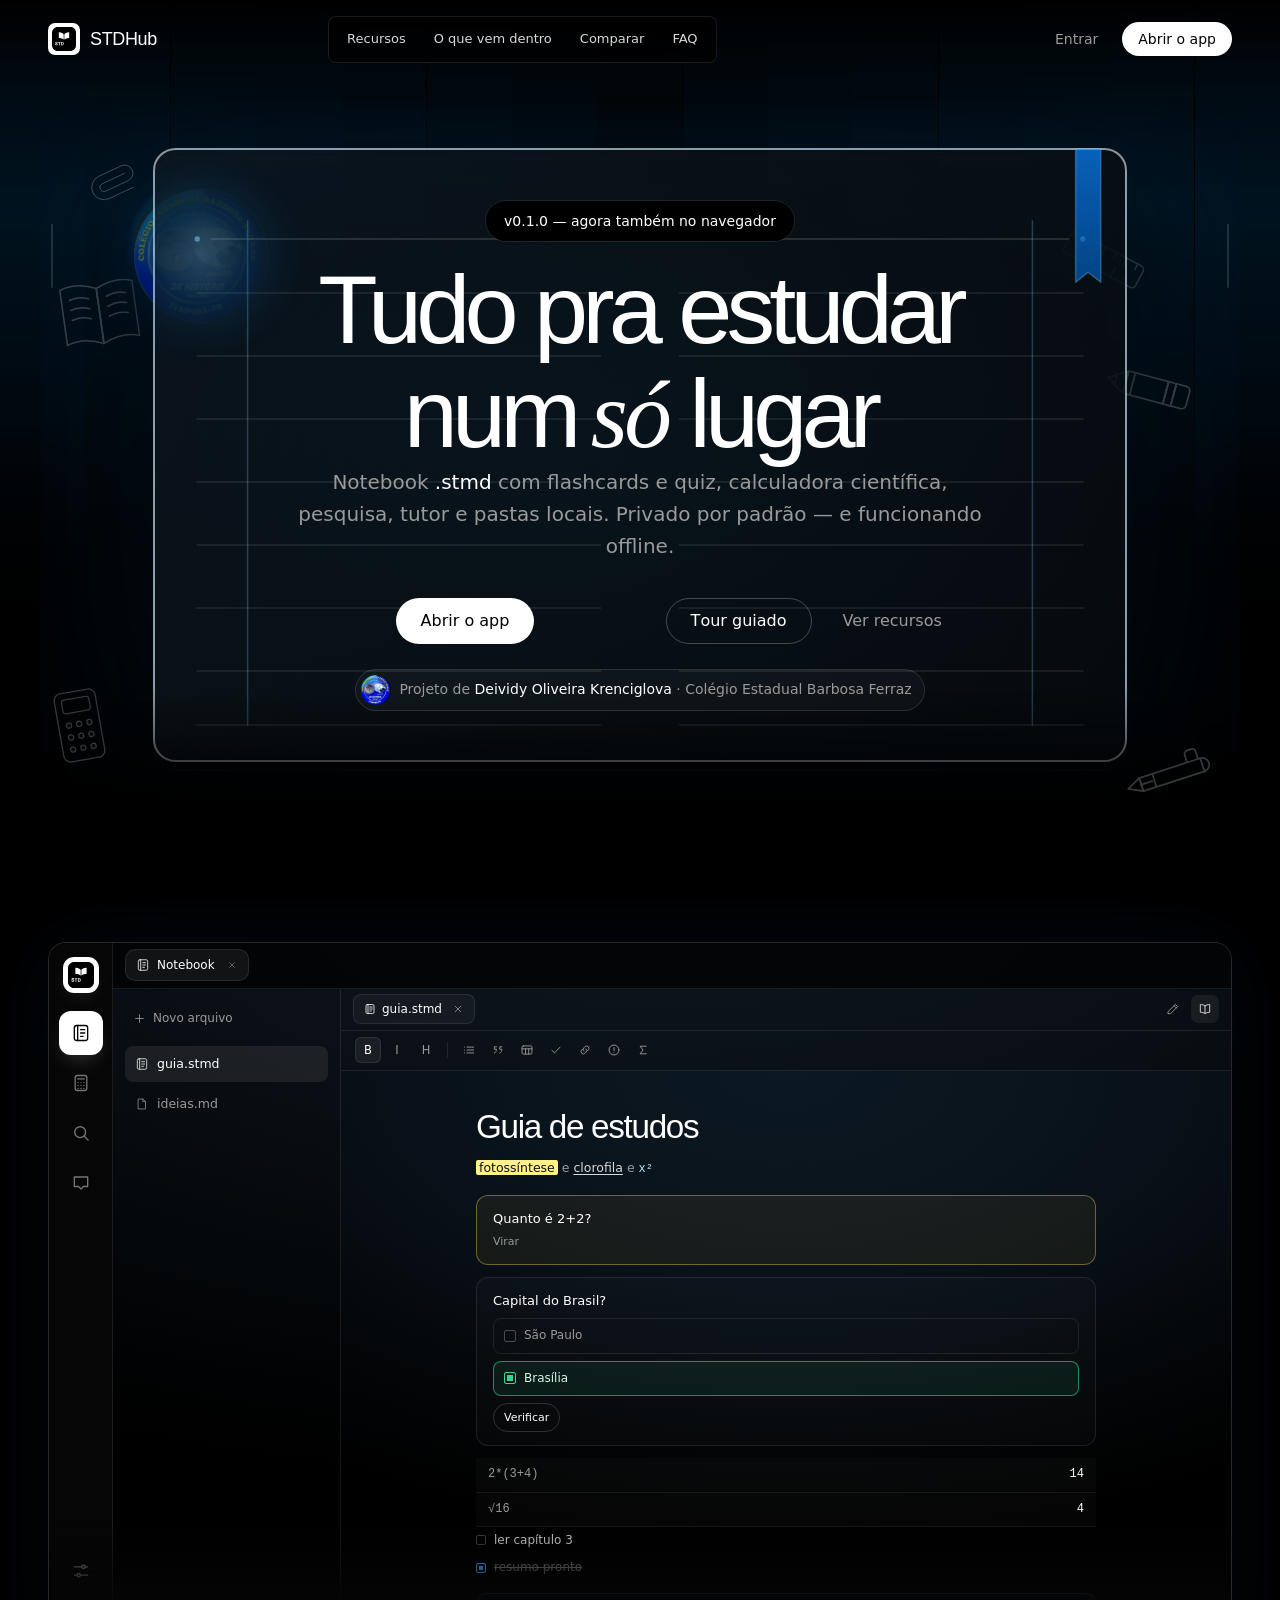
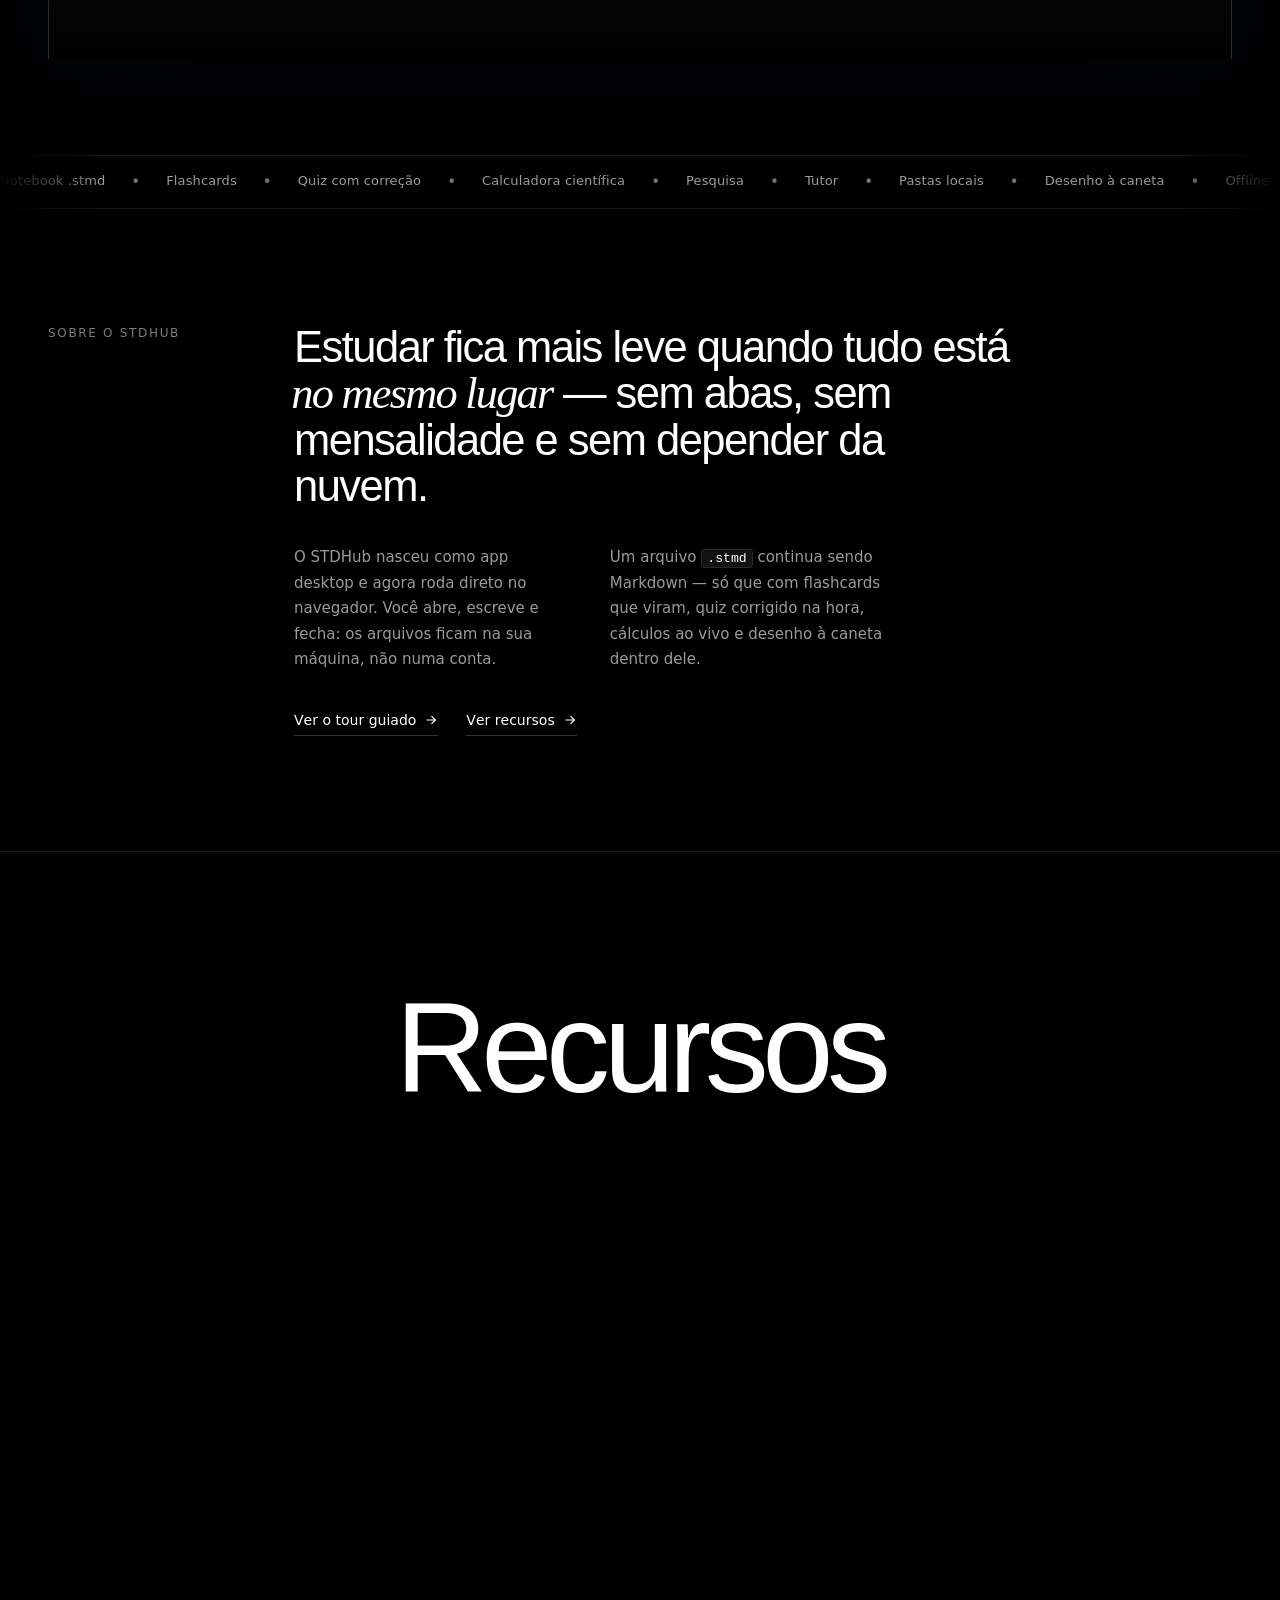
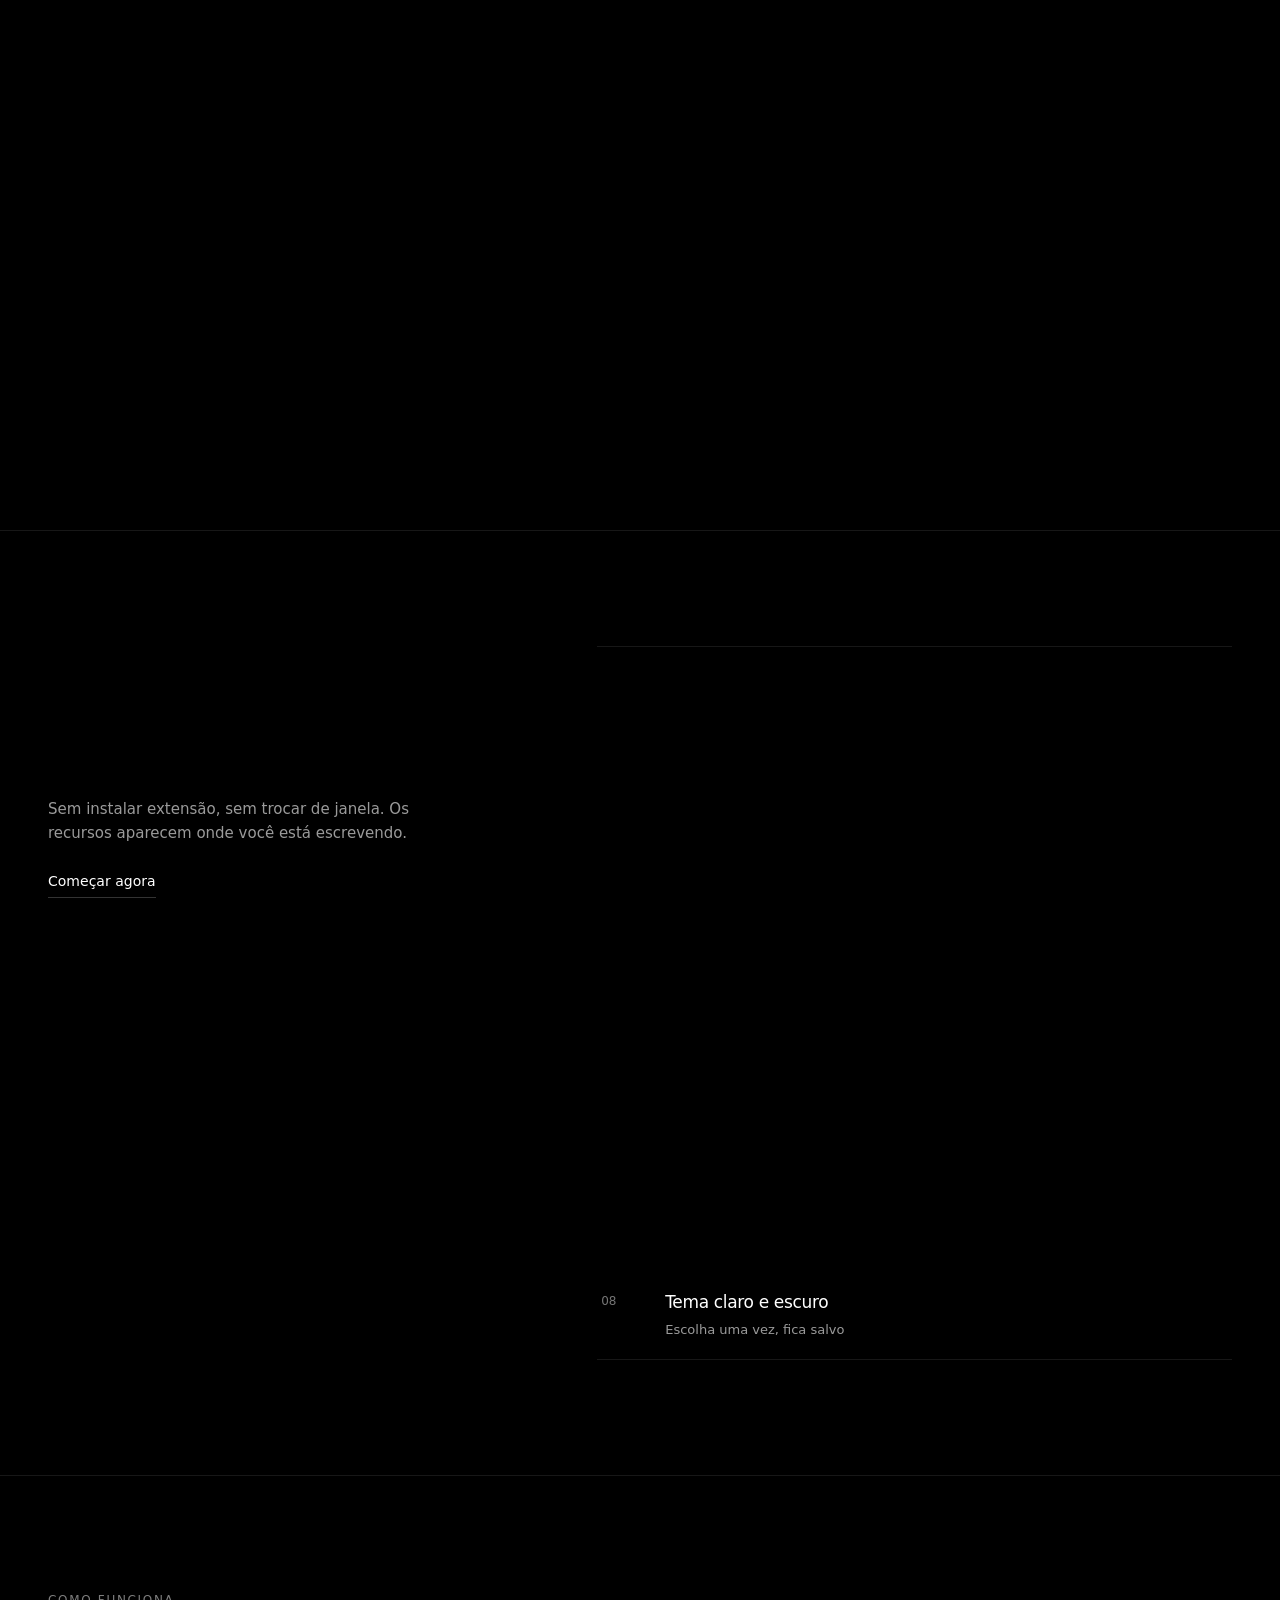
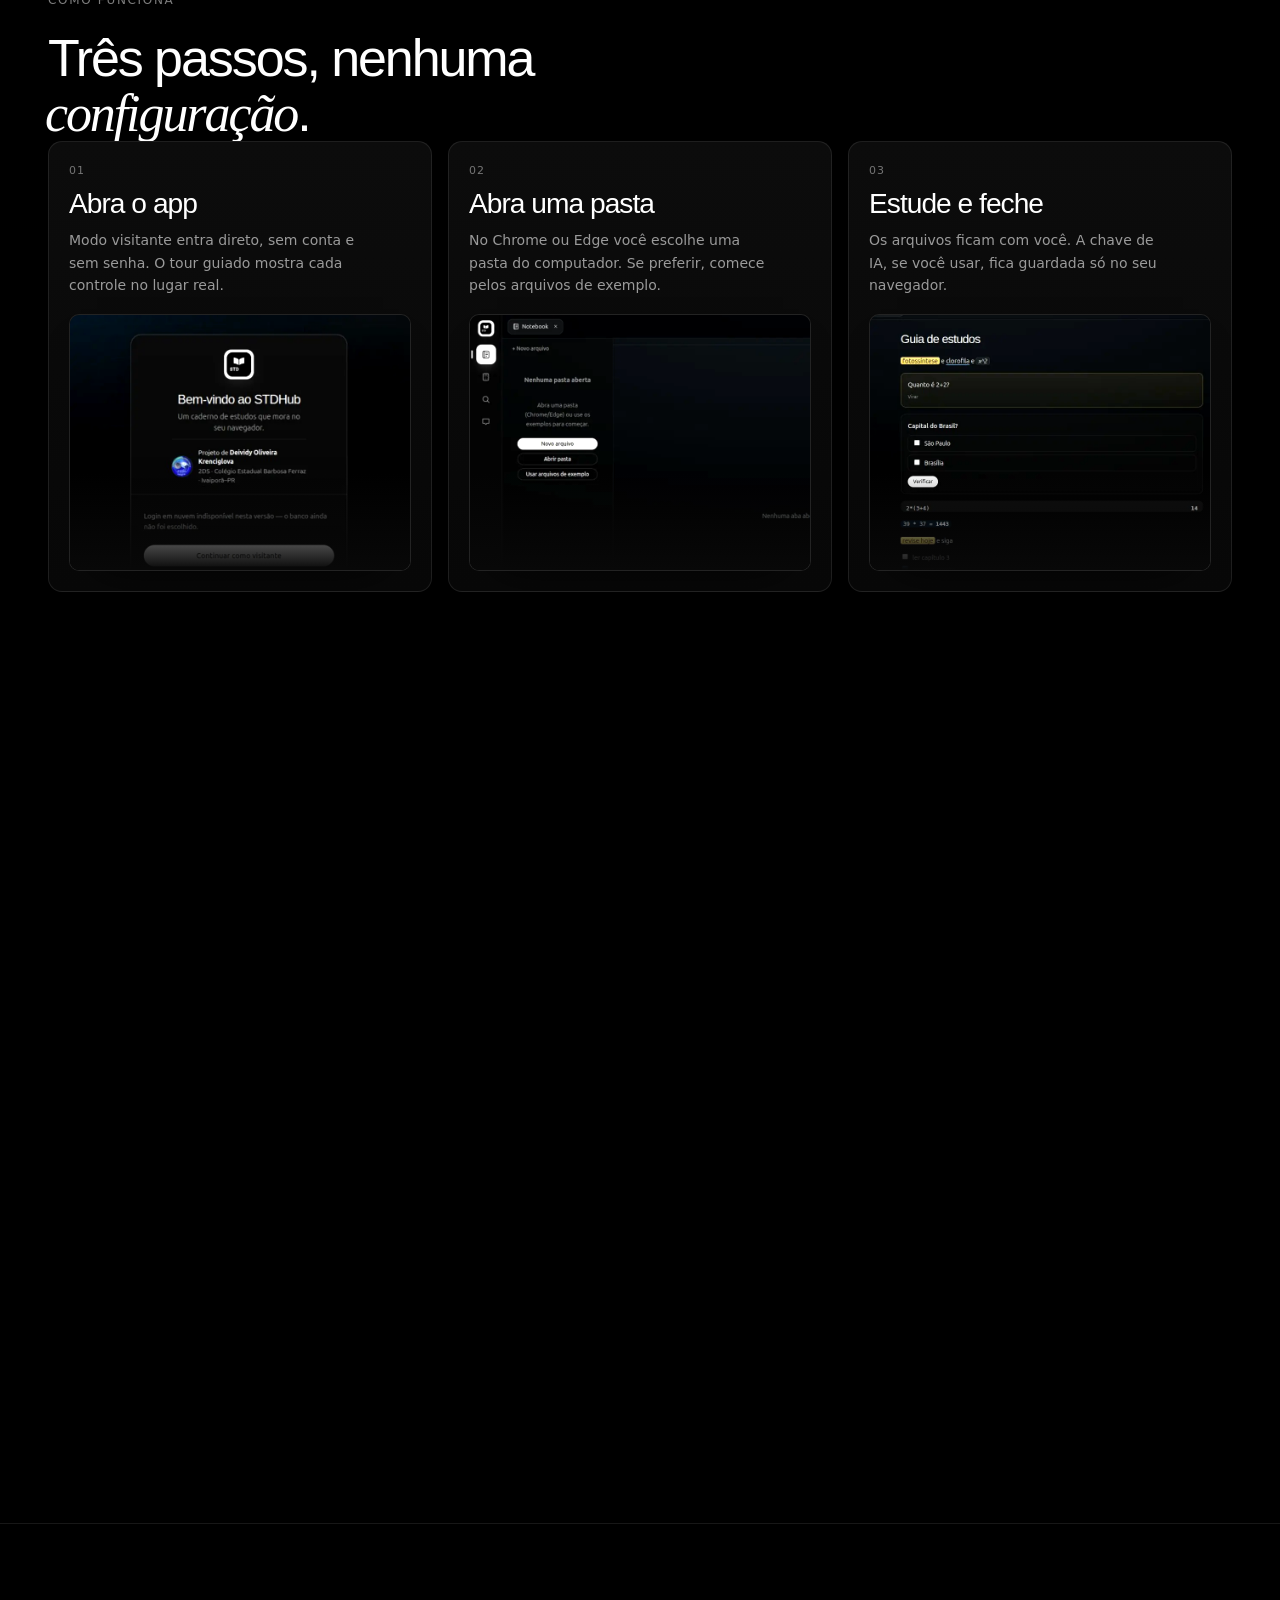
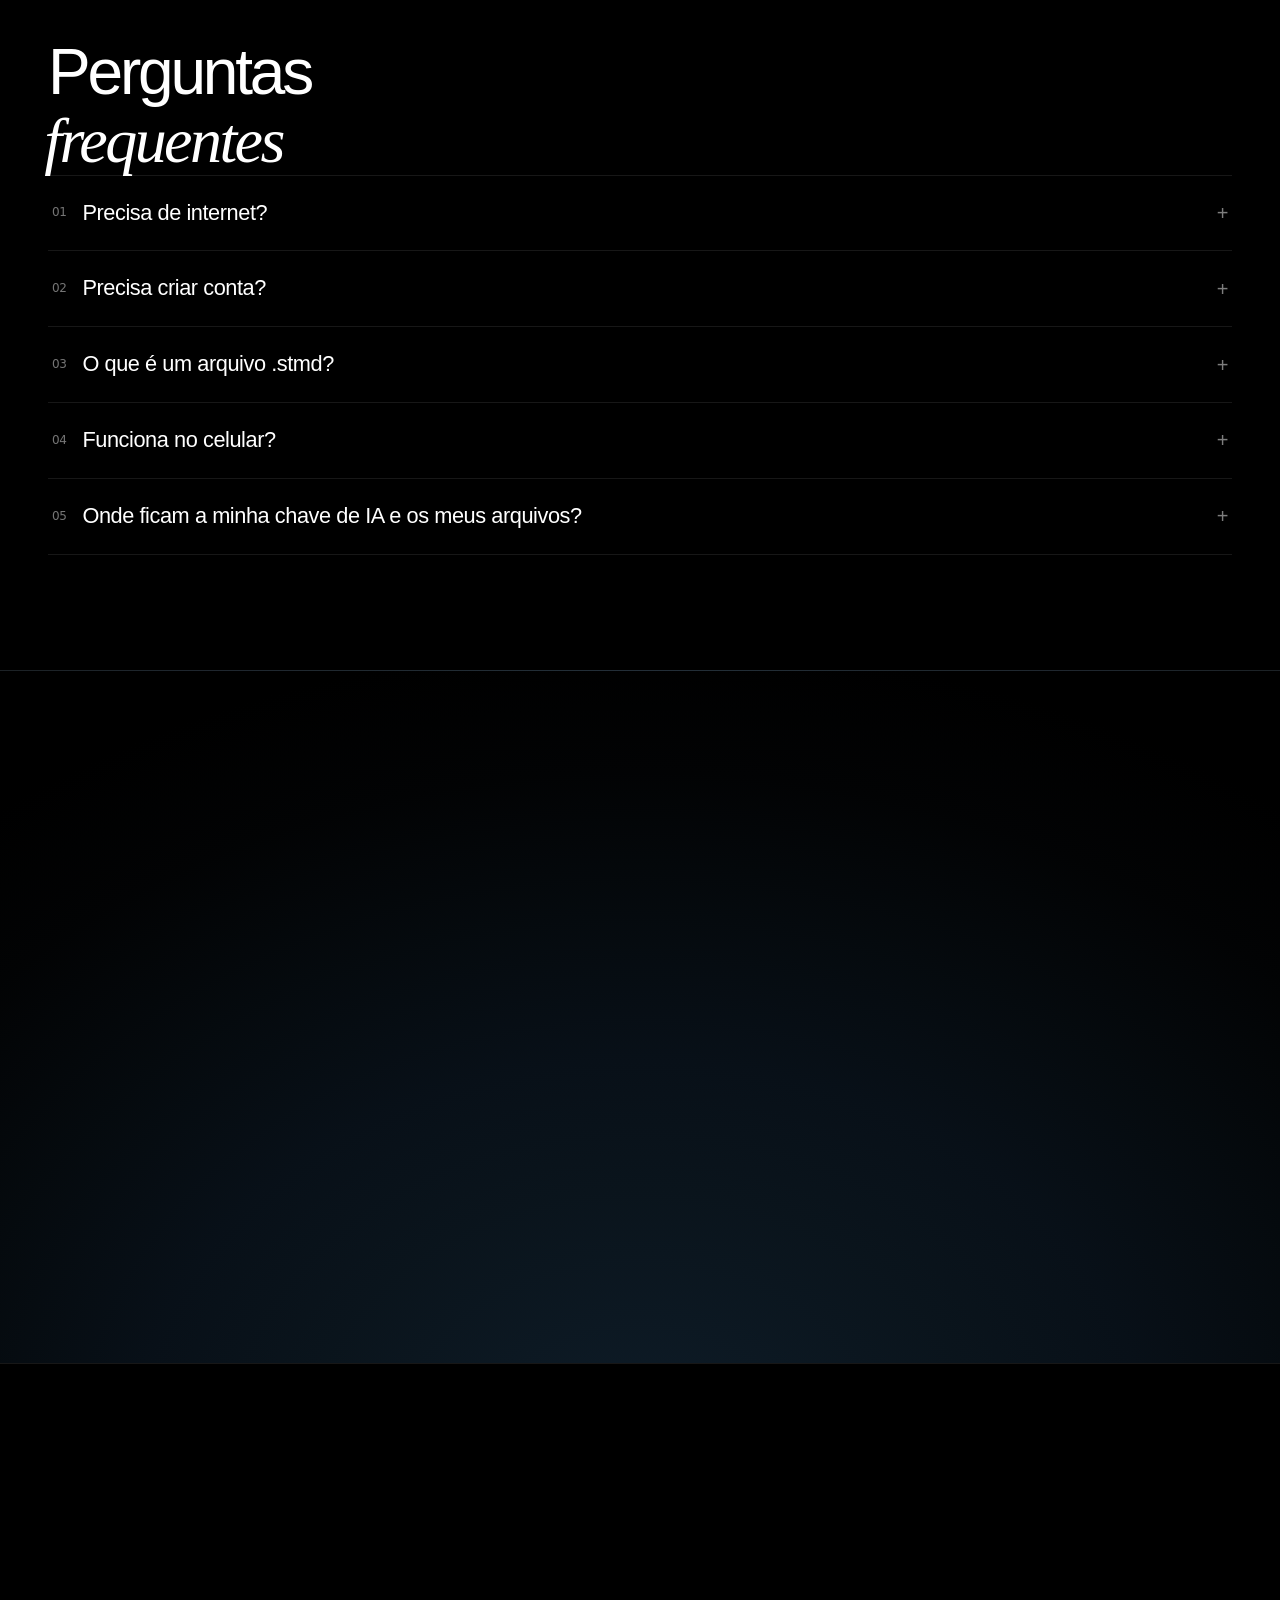
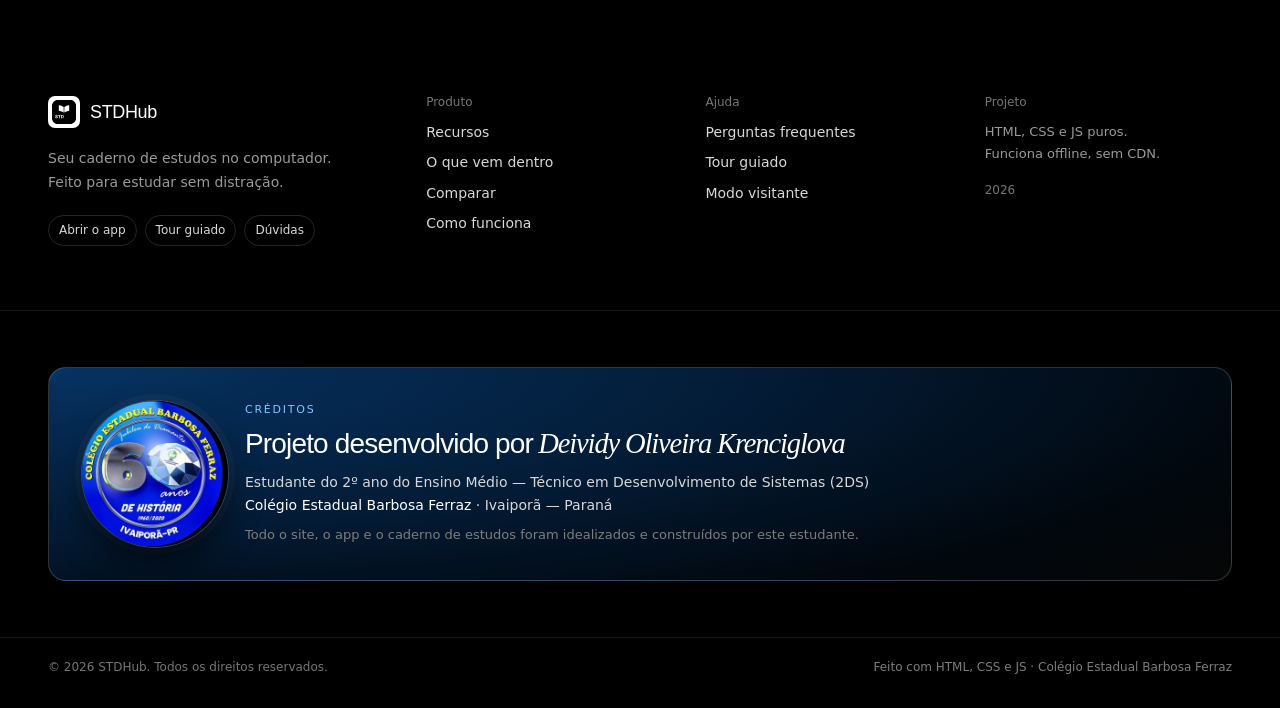
<file: index.html>
<!doctype html>
<html lang="pt-BR" data-theme="dark">
<head>
  <meta charset="UTF-8" />
  <meta name="viewport" content="width=device-width, initial-scale=1.0" />
  <meta name="color-scheme" content="dark light" />
  <meta name="description" content="STDHub — seu caderno de estudos no computador. Notebook .stmd com flashcards e quiz, calculadora, pesquisa, tutor e pastas locais. Privado por padrão, funciona offline." />
  <link rel="icon" type="image/svg+xml" href="assets/logo.svg" />
  <link rel="stylesheet" href="css/theme.css" />
  <link rel="stylesheet" href="css/landing.css?v=22" />
  <title>STDHub — tudo pra estudar num só lugar</title>
</head>
<body class="page-landing">

  <a class="skip" href="#recursos">Pular para o conteúdo</a>

  <!-- sprite de ícones da interface (mesmos traços do app) -->
  <svg class="ui-sprite" aria-hidden="true" focusable="false">
    <symbol id="ui-notebook" viewBox="0 0 24 24"><rect x="4" y="3" width="16" height="18" rx="2.6"/><path d="M8 3v18"/><path d="M11.5 8h5M11.5 12h5M11.5 16h3"/></symbol>
    <symbol id="ui-calculator" viewBox="0 0 24 24"><rect x="5" y="3" width="14" height="18" rx="2.6"/><path d="M8 7h8"/><path d="M8.5 11.5h.01M12 11.5h.01M15.5 11.5h.01M8.5 15h.01M12 15h.01M15.5 15h.01M8.5 18.5h.01M12 18.5h.01M15.5 18.5h.01"/></symbol>
    <symbol id="ui-search" viewBox="0 0 24 24"><circle cx="11" cy="11" r="6.5"/><path d="M15.8 15.8 20.5 20.5"/></symbol>
    <symbol id="ui-chat" viewBox="0 0 24 24"><path d="M20 4.8H4v11.4h5.2L12 19.4l2.8-3.2H20z"/></symbol>
    <symbol id="ui-sliders" viewBox="0 0 24 24"><path d="M4 7h8.5M17 7h3M4 17h3.5M11 17h9"/><circle cx="15" cy="7" r="2"/><circle cx="9.2" cy="17" r="2"/></symbol>
    <symbol id="ui-help" viewBox="0 0 24 24"><circle cx="12" cy="12" r="8.5"/><path d="M9.7 9.3a2.4 2.4 0 1 1 3.4 2.2c-.7.4-1.1.9-1.1 1.7"/><path d="M12 16.6h.01"/></symbol>
    <symbol id="ui-x" viewBox="0 0 24 24"><path d="M6.5 6.5 17.5 17.5M17.5 6.5 6.5 17.5"/></symbol>
    <symbol id="ui-file" viewBox="0 0 24 24"><path d="M6 3.5h7.6L18 8v12.5H6z"/><path d="M13.5 3.5V8H18"/></symbol>
    <symbol id="ui-plus" viewBox="0 0 24 24"><path d="M12 5v14M5 12h14"/></symbol>
    <symbol id="ui-pencil" viewBox="0 0 24 24"><path d="M4 20h3.9L20 7.9 16.1 4 4 16.1z"/><path d="m13.9 6.2 4 4"/></symbol>
    <symbol id="ui-book" viewBox="0 0 24 24"><path d="M12 6.6C10 5 7 4.3 4 4.3v13.2c3 0 6 .7 8 2.3 2-1.6 5-2.3 8-2.3V4.3c-3 0-6 .7-8 2.3Z"/><path d="M12 6.6v13.2"/></symbol>
    <symbol id="ui-list" viewBox="0 0 24 24"><path d="M8.5 7h11.5M8.5 12h11.5M8.5 17h11.5"/><path d="M4.2 7h.01M4.2 12h.01M4.2 17h.01"/></symbol>
    <symbol id="ui-quote" viewBox="0 0 24 24"><path d="M9.4 6.5H5.8v4.2h3.6c0 3-1 5-3.6 6.6"/><path d="M18.6 6.5h-3.6v4.2h3.6c0 3-1 5-3.6 6.6"/></symbol>
    <symbol id="ui-table" viewBox="0 0 24 24"><rect x="3.5" y="5" width="17" height="14" rx="2.2"/><path d="M3.5 10h17M9.5 10v9M15 10v9"/></symbol>
    <symbol id="ui-check" viewBox="0 0 24 24"><path d="M5 12.5 9.6 17 19 7"/></symbol>
    <symbol id="ui-link" viewBox="0 0 24 24"><path d="M10.2 13.8a4 4 0 0 1 0-5.6l2.2-2.2a4 4 0 0 1 5.6 5.6l-1.8 1.8"/><path d="M13.8 10.2a4 4 0 0 1 0 5.6l-2.2 2.2A4 4 0 0 1 6 12.4l1.8-1.8"/></symbol>
    <symbol id="ui-callout" viewBox="0 0 24 24"><circle cx="12" cy="12" r="8.5"/><path d="M12 8v5.2M12 16.4h.01"/></symbol>
    <symbol id="ui-sigma" viewBox="0 0 24 24"><path d="M17.5 5.5H7l5.2 6.5L7 18.5h10.5"/></symbol>
  </svg>

  <header class="site-header" id="siteHeader">
    <div class="site-header-inner">
      <a class="brand" href="#inicio" aria-label="STDHub — início">
        <span class="brand-chip"><img src="assets/logo.svg" alt="" /></span>
        <span class="brand-name">STDHub</span>
      </a>

      <nav class="site-nav" id="siteNav" aria-label="Navegação principal">
        <a href="#recursos">Recursos</a>
        <a href="#inclui">O que vem dentro</a>
        <a href="#comparar">Comparar</a>
        <a href="#faq">FAQ</a>
      </nav>

      <div class="site-actions">
        <a class="btn-pill btn-ghost" href="app.html">Entrar</a>
        <a class="btn-pill btn-solid" href="app.html" data-roll>Abrir o app</a>
      </div>

      <button class="menu-btn" id="menuBtn" type="button" aria-expanded="false" aria-controls="siteNav" aria-label="Abrir menu">
        <span></span><span></span>
      </button>
    </div>
  </header>

  <main>

    <!-- ───────────────────────── HERO ───────────────────────── -->
    <section class="hero" id="inicio">
      <div class="hero-study" aria-hidden="true">
        <img class="hs hs-notebook" src="assets/study-notebook.svg" alt="" />
        <img class="hs hs-pencil" src="assets/study-pencil.svg" alt="" />
        <img class="hs hs-paperclip" src="assets/study-paperclip.svg" alt="" />
        <img class="hs hs-ruler" src="assets/study-ruler.svg" alt="" />
        <img class="hs hs-calculator" src="assets/study-calculator.svg" alt="" />
        <img class="hs hs-pen" src="assets/study-pen.svg" alt="" />
        <img class="hs hs-books" src="assets/study-books.svg" alt="" />
        <img class="hs hs-cup" src="assets/study-cup.svg" alt="" />
        <img class="hs hs-scissors" src="assets/study-scissors.svg" alt="" />
        <img class="hs hs-eraser" src="assets/study-eraser.svg" alt="" />
        <img class="hs hs-lamp" src="assets/study-lamp.svg" alt="" />
        <img class="hs hs-globe" src="assets/study-globe.svg" alt="" />
      </div>

      <div class="hero-bars" aria-hidden="true">
        <span></span><span></span><span></span><span></span><span></span>
        <span></span><span></span><span></span><span></span><span></span>
        <span></span><span></span><span></span><span></span><span></span>
      </div>

      <!-- logo do colégio quicando no fundo, estilo pong -->
      <div class="hero-pong" id="heroPong" aria-hidden="true">
        <span class="pong-paddle pong-paddle-l"></span>
        <span class="pong-paddle pong-paddle-r"></span>
        <span class="pong-echo pong-echo-2"><img src="assets/barbosa-ferraz.png" alt="" width="320" height="320" /></span>
        <span class="pong-echo pong-echo-1"><img src="assets/barbosa-ferraz.png" alt="" width="320" height="320" /></span>
        <span class="pong-logo" id="pongLogo"><img src="assets/barbosa-ferraz.png" alt="" width="320" height="320" /></span>
      </div>

      <div class="wrap hero-wrap">
        <div class="hero-copy">
          <div class="hero-book" aria-hidden="true">
            <img src="assets/study-open-notebook.svg?v=4" alt="" />
            <span class="book-glow"><i></i></span>
          </div>

          <p class="hero-badge" id="heroBadge">
            <span class="hero-badge-glow" aria-hidden="true"></span>
            <span class="hero-badge-fill" aria-hidden="true"></span>
            <span class="hero-badge-edge" aria-hidden="true"></span>
            <span class="hero-badge-text">v0.1.0 — agora também no navegador</span>
          </p>

          <h1 class="hero-title" aria-label="Tudo pra estudar num só lugar">
            <span class="hero-line">Tudo pra estudar</span>
            <span class="hero-line">num <em class="serif">só</em> lugar</span>
          </h1>

          <p class="hero-sub">
            Notebook <strong>.stmd</strong> com flashcards e quiz, calculadora científica,
            pesquisa, tutor e pastas locais. Privado por padrão — e funcionando offline.
          </p>

          <div class="hero-ctas">
            <div class="hero-ctas-left">
              <a class="btn-pill btn-solid btn-lg" href="app.html" data-roll>Abrir o app</a>
            </div>
            <div class="hero-ctas-right">
              <a class="btn-pill btn-outline btn-lg" href="app.html?tour=1" data-roll>Tour guiado</a>
              <a class="btn-pill btn-ghost btn-lg" href="#recursos">Ver recursos</a>
            </div>
          </div>

          <p class="hero-credit">
            <img src="assets/barbosa-ferraz.png" width="320" height="320" alt="Logo do Colégio Estadual Barbosa Ferraz" />
            <span>Projeto de <strong>Deividy Oliveira Krenciglova</strong> · Colégio Estadual Barbosa Ferraz</span>
          </p>
        </div>

        <!-- prévia do app: shell, rail, tabbar, árvore e documento -->
        <div class="hero-editor" id="heroEditor" aria-hidden="true">
          <div class="mock-app">
            <div class="mock-shell">
              <aside class="mock-rail">
                <span class="mock-brand"><img src="assets/logo.svg" alt="" /></span>
                <span class="mock-rail-btn is-active"><svg class="ico"><use href="#ui-notebook" /></svg></span>
                <span class="mock-rail-btn"><svg class="ico"><use href="#ui-calculator" /></svg></span>
                <span class="mock-rail-btn"><svg class="ico"><use href="#ui-search" /></svg></span>
                <span class="mock-rail-btn"><svg class="ico"><use href="#ui-chat" /></svg></span>
                <span class="mock-rail-spacer"></span>
                <span class="mock-rail-btn"><svg class="ico"><use href="#ui-sliders" /></svg></span>
                <span class="mock-rail-btn"><svg class="ico"><use href="#ui-help" /></svg></span>
              </aside>

              <div class="mock-main">
                <div class="mock-tabbar">
                  <span class="mock-tab">
                    <svg class="ico"><use href="#ui-notebook" /></svg>
                    Notebook
                    <span class="mock-tab-x"><svg class="ico"><use href="#ui-x" /></svg></span>
                  </span>
                </div>

                <div class="mock-work">
                  <aside class="mock-tree">
                    <span class="mock-new"><svg class="ico"><use href="#ui-plus" /></svg>Novo arquivo</span>
                    <span class="mock-tree-row is-active"><svg class="ico"><use href="#ui-notebook" /></svg>guia.stmd</span>
                    <span class="mock-tree-row"><svg class="ico"><use href="#ui-file" /></svg>ideias.md</span>
                  </aside>

                  <div class="mock-view">
                    <div class="mock-files">
                      <span class="mock-file">
                        <svg class="ico"><use href="#ui-notebook" /></svg>
                        guia.stmd
                        <span class="mock-file-x"><svg class="ico"><use href="#ui-x" /></svg></span>
                      </span>
                      <span class="mock-file-actions">
                        <span><svg class="ico"><use href="#ui-pencil" /></svg></span>
                        <span class="is-on"><svg class="ico"><use href="#ui-book" /></svg></span>
                      </span>
                    </div>

                    <div class="mock-toolbar">
                      <span class="mock-tool is-on">B</span>
                      <span class="mock-tool">I</span>
                      <span class="mock-tool">H</span>
                      <span class="mock-tool-sep"></span>
                      <span class="mock-tool"><svg class="ico"><use href="#ui-list" /></svg></span>
                      <span class="mock-tool"><svg class="ico"><use href="#ui-quote" /></svg></span>
                      <span class="mock-tool"><svg class="ico"><use href="#ui-table" /></svg></span>
                      <span class="mock-tool"><svg class="ico"><use href="#ui-check" /></svg></span>
                      <span class="mock-tool"><svg class="ico"><use href="#ui-link" /></svg></span>
                      <span class="mock-tool"><svg class="ico"><use href="#ui-callout" /></svg></span>
                      <span class="mock-tool"><svg class="ico"><use href="#ui-sigma" /></svg></span>
                    </div>

                    <div class="mock-page">
                      <div class="mock-page-inner">
                        <h3>Guia de estudos</h3>
                        <p class="mock-tags"><mark>fotossíntese</mark> e <span class="u">clorofila</span> e <code>x²</code></p>

                        <div class="mock-flash">
                          <strong>Quanto é 2+2?</strong>
                          <span>Virar</span>
                        </div>

                        <div class="mock-quiz">
                          <strong>Capital do Brasil?</strong>
                          <span class="mock-opt">São Paulo</span>
                          <span class="mock-opt is-right">Brasília</span>
                          <span class="mock-verify">Verificar</span>
                        </div>

                        <div class="mock-calc"><span>2*(3+4)</span><b>14</b></div>
                        <div class="mock-calc"><span>√16</span><b>4</b></div>
                        <div class="mock-check"><i></i>ler capítulo 3</div>
                        <div class="mock-check is-done"><i></i>resumo pronto</div>
                        <div class="mock-callout">Revise os flashcards antes da prova.</div>
                      </div>
                    </div>
                  </div>
                </div>
              </div>
            </div>
          </div>
        </div>
      </div>
    </section>

    <!-- ───────────────────────── MARQUEE ───────────────────────── -->
    <section class="marquee" aria-label="O que está dentro do STDHub">
      <div class="marquee-track">
        <div class="marquee-group">
          <span>Notebook .stmd</span><i>•</i><span>Flashcards</span><i>•</i><span>Quiz com correção</span><i>•</i>
          <span>Calculadora científica</span><i>•</i><span>Pesquisa</span><i>•</i><span>Tutor</span><i>•</i>
          <span>Pastas locais</span><i>•</i><span>Desenho à caneta</span><i>•</i><span>Offline</span><i>•</i>
        </div>
        <div class="marquee-group" aria-hidden="true">
          <span>Notebook .stmd</span><i>•</i><span>Flashcards</span><i>•</i><span>Quiz com correção</span><i>•</i>
          <span>Calculadora científica</span><i>•</i><span>Pesquisa</span><i>•</i><span>Tutor</span><i>•</i>
          <span>Pastas locais</span><i>•</i><span>Desenho à caneta</span><i>•</i><span>Offline</span><i>•</i>
        </div>
      </div>
    </section>

    <!-- ───────────────────────── INTRO ───────────────────────── -->
    <section class="intro" id="sobre">
      <div class="wrap intro-grid">
        <p class="label reveal">Sobre o STDHub</p>
        <div class="intro-copy">
          <h2 class="intro-title reveal">
            Estudar fica mais leve quando tudo está
            <em class="serif">no mesmo lugar</em> — sem abas, sem mensalidade e sem depender da nuvem.
          </h2>
          <div class="intro-cols">
            <p class="reveal">
              O STDHub nasceu como app desktop e agora roda direto no navegador. Você abre,
              escreve e fecha: os arquivos ficam na sua máquina, não numa conta.
            </p>
            <p class="reveal">
              Um arquivo <code>.stmd</code> continua sendo Markdown — só que com flashcards que
              viram, quiz corrigido na hora, cálculos ao vivo e desenho à caneta dentro dele.
            </p>
          </div>
          <div class="intro-links reveal">
            <a class="link-arrow" href="app.html?tour=1"><span data-roll>Ver o tour guiado</span><svg viewBox="0 0 16 16" aria-hidden="true"><path d="M3 8h9M8.5 3.5 13 8l-4.5 4.5"/></svg></a>
            <a class="link-arrow" href="#recursos"><span data-roll>Ver recursos</span><svg viewBox="0 0 16 16" aria-hidden="true"><path d="M3 8h9M8.5 3.5 13 8l-4.5 4.5"/></svg></a>
          </div>
        </div>
      </div>
    </section>

    <!-- ───────────────────────── RECURSOS (works) ───────────────────────── -->
    <section class="works" id="recursos">
      <div class="wrap">
        <h2 class="works-title reveal-scale">Recursos</h2>
        <p class="works-sub reveal">Um app, seis tarefas do dia a dia de estudante resolvidas.</p>

        <div class="work-grid">
          <article class="work-card reveal" data-shine>
            <div class="work-art art-notebook has-shot">
              <img class="work-shot" src="assets/app-feature-notebook.webp" width="900" height="420" alt="Documento de estudo aberto no STDHub com flashcards e quiz" loading="lazy" />
            </div>
            <div class="work-meta">
              <span class="work-index">01</span>
            </div>
            <h3>Anote com superpoderes</h3>
            <p>Markdown com marca-texto, flashcards que viram, quiz com correção, cálculos ao vivo e desenho à caneta — tudo no mesmo arquivo.</p>
          </article>

          <article class="work-card reveal" data-shine>
            <div class="work-art art-calc has-shot">
              <img class="work-shot" src="assets/app-feature-calc.webp?v=2" width="900" height="420" alt="Calculadora científica do STDHub exibindo o resultado 72" loading="lazy" />
            </div>
            <div class="work-meta">
              <span class="work-index">02</span>
            </div>
            <h3>Conta sem sair da página</h3>
            <p>Científica, com histórico e porcentagem. Entende <em>raiz de 9</em>, √ e copia o resultado em um clique.</p>
          </article>

          <article class="work-card reveal" data-shine>
            <div class="work-art art-search has-shot">
              <img class="work-shot" src="assets/app-feature-search.webp" width="900" height="420" alt="Tela de pesquisa do STDHub com sugestões de busca" loading="lazy" />
            </div>
            <div class="work-meta">
              <span class="work-index">03</span>
            </div>
            <h3>Pesquise e resuma</h3>
            <p>Pesquise no Google numa nova aba ou receba resultados com resumo por IA dentro do app, quando você configurar sua chave.</p>
          </article>

          <article class="work-card reveal" data-shine>
            <div class="work-art art-tutor has-shot">
              <img class="work-shot" src="assets/app-feature-tutor.webp" width="900" height="420" alt="Tela do tutor de estudos do STDHub com sugestões de perguntas" loading="lazy" />
            </div>
            <div class="work-meta">
              <span class="work-index">04</span>
            </div>
            <h3>Um tutor que explica</h3>
            <p>Assistente de estudos com a sua chave de API. Sem rede, o resto do app continua funcionando normalmente.</p>
          </article>

          <article class="work-card reveal" data-shine>
            <div class="work-art art-folders has-shot">
              <img class="work-shot is-left" src="assets/app-feature-files.webp?v=2" width="900" height="420" alt="Explorador de arquivos do STDHub com os arquivos formulas.stmd, guia.stmd, ideias.md e resumo.md" loading="lazy" />
            </div>
            <div class="work-meta">
              <span class="work-index">05</span>
            </div>
            <h3>Seus arquivos, seu disco</h3>
            <p>Abra uma pasta no Chrome ou Edge, ou use os arquivos de exemplo. Nada é enviado para servidor nenhum.</p>
          </article>

          <article class="work-card reveal" data-shine>
            <div class="work-art art-private has-icon">
              <span class="private-badge"><img src="assets/icon-private.svg?v=2" alt="" /></span>
            </div>
            <div class="work-meta">
              <span class="work-index">06</span>
            </div>
            <h3>Privado por padrão</h3>
            <p>Sem cadastro, sem rastreio de estudo. Só você e os seus arquivos — com o tema claro ou escuro que preferir.</p>
          </article>
        </div>
      </div>
    </section>

    <!-- ───────────────────────── O QUE VEM DENTRO ───────────────────────── -->
    <section class="stack" id="inclui">
      <div class="wrap stack-grid">
        <div class="stack-head">
          <p class="label reveal">O que vem dentro</p>
          <h2 class="reveal">Tudo no mesmo<br /><em class="serif">arquivo</em>.</h2>
          <p class="stack-lead reveal">Sem instalar extensão, sem trocar de janela. Os recursos aparecem onde você está escrevendo.</p>
          <a class="link-arrow reveal" href="app.html" data-roll><span>Começar agora</span><svg viewBox="0 0 16 16" aria-hidden="true"><path d="M3 8h9M8.5 3.5 13 8l-4.5 4.5"/></svg></a>
        </div>

        <ol class="stack-list">
          <li class="reveal"><span>01</span><b>Flashcards que viram</b><em>Clique no cartão para revelar a resposta</em></li>
          <li class="reveal"><span>02</span><b>Quiz com correção</b><em>Alternativa certa destacada na hora</em></li>
          <li class="reveal"><span>03</span><b>Cálculo ao vivo</b><em><code>2*(3+4)</code> vira 14 no texto</em></li>
          <li class="reveal"><span>04</span><b>Marca-texto</b><em>Destaque o que cai na prova</em></li>
          <li class="reveal"><span>05</span><b>Desenho à caneta</b><em>Rabisque no caderno sem sair dele</em></li>
          <li class="reveal"><span>06</span><b>Histórico de cálculo</b><em>Copie qualquer resultado anterior</em></li>
          <li class="reveal"><span>07</span><b>Editor e caderno</b><em>Alterne entre escrever e visualizar</em></li>
          <li class="reveal"><span>08</span><b>Tema claro e escuro</b><em>Escolha uma vez, fica salvo</em></li>
        </ol>
      </div>
    </section>

    <!-- ───────────────────────── COMO FUNCIONA (approach) ───────────────────────── -->
    <section class="approach" id="como">
      <div class="wrap">
        <p class="label reveal">Como funciona</p>
        <h2 class="approach-title reveal">Três passos, nenhuma<br /><em class="serif">configuração</em>.</h2>

        <div class="approach-grid">
          <article class="approach-tile tile-a reveal" data-shine>
            <div class="tile-copy">
              <span class="tile-num">01</span>
              <h3>Abra o app</h3>
              <p>Modo visitante entra direto, sem conta e sem senha. O tour guiado mostra cada controle no lugar real.</p>
            </div>
            <figure class="tile-media">
              <img src="assets/app-step-1.webp" width="800" height="600" alt="Tela de boas-vindas do STDHub com o botão Continuar como visitante" loading="lazy" />
            </figure>
          </article>
          <article class="approach-tile tile-b reveal" data-shine>
            <div class="tile-copy">
              <span class="tile-num">02</span>
              <h3>Abra uma pasta</h3>
              <p>No Chrome ou Edge você escolhe uma pasta do computador. Se preferir, comece pelos arquivos de exemplo.</p>
            </div>
            <figure class="tile-media">
              <img src="assets/app-step-2.webp" width="800" height="600" alt="Área de arquivos do STDHub com as opções Novo arquivo, Abrir pasta e Usar arquivos de exemplo" loading="lazy" />
            </figure>
          </article>
          <article class="approach-tile tile-c reveal" data-shine>
            <div class="tile-copy">
              <span class="tile-num">03</span>
              <h3>Estude e feche</h3>
              <p>Os arquivos ficam com você. A chave de IA, se você usar, fica guardada só no seu navegador.</p>
            </div>
            <figure class="tile-media">
              <img src="assets/app-step-3.webp" width="800" height="600" alt="Documento de estudo aberto no STDHub com flashcards, quiz e cálculo" loading="lazy" />
            </figure>
          </article>
        </div>
      </div>
    </section>

    <!-- ───────────────────────── COMPARAR ───────────────────────── -->
    <section class="compare" id="comparar">
      <div class="wrap">
        <h2 class="compare-title reveal">Porque o STDHub?</h2>
        <p class="compare-sub reveal">O STDHub junta o que normalmente ficaria em três apps separados.</p>

        <p class="scroll-hint">Deslize a tabela para o lado →</p>
        <div class="table-wrap reveal">
          <table class="compare-table">
            <thead>
              <tr>
                <th scope="col">Recurso</th>
                <th scope="col" class="is-hero">STDHub</th>
                <th scope="col">Bloco de notas</th>
                <th scope="col">Editores de código</th>
              </tr>
            </thead>
            <tbody>
              <tr><th scope="row">Flashcards e quiz no arquivo</th><td class="is-hero yes">Sim</td><td>Não</td><td>Não</td></tr>
              <tr><th scope="row">Calculadora embutida</th><td class="is-hero yes">Sim</td><td>Não</td><td>Não</td></tr>
              <tr><th scope="row">Tutor com IA</th><td class="is-hero yes">Sim</td><td>Não</td><td>Não</td></tr>
              <tr><th scope="row">Funciona offline</th><td class="is-hero yes">Sim</td><td>Sim</td><td>Sim</td></tr>
              <tr><th scope="row">Privado por padrão</th><td class="is-hero yes">Sim</td><td>Varia</td><td>Sim</td></tr>
              <tr><th scope="row">Tour guiado na interface</th><td class="is-hero yes">Sim</td><td>Não</td><td>Não</td></tr>
            </tbody>
          </table>
        </div>
      </div>
    </section>

    <!-- ───────────────────────── FAQ ───────────────────────── -->
    <section class="faq" id="faq">
      <div class="wrap">
        <h2 class="faq-title reveal">Perguntas<br /><em class="serif">frequentes</em></h2>

        <div class="faq-list">
          <details class="reveal">
            <summary><span>01</span>Precisa de internet?</summary>
            <div class="faq-answer"><p>Não. Notebook, calculadora, arquivos e desenho funcionam offline; só a IA (tutor e resumos) precisa de rede e da sua chave de API.</p></div>
          </details>
          <details class="reveal">
            <summary><span>02</span>Precisa criar conta?</summary>
            <div class="faq-answer"><p>Não. O modo visitante entra direto e nada sai da sua máquina. Não existe login, senha ou painel na nuvem.</p></div>
          </details>
          <details class="reveal">
            <summary><span>03</span>O que é um arquivo .stmd?</summary>
            <div class="faq-answer"><p>É um Markdown com superpoderes de estudo: flashcards, quiz, cálculos e desenho. Continua abrindo em qualquer editor de texto.</p></div>
          </details>
          <details class="reveal">
            <summary><span>04</span>Funciona no celular?</summary>
            <div class="faq-answer"><p>Sim, o layout se adapta. Para instalar como app no Android, use o APK do release no GitHub.</p></div>
          </details>
          <details class="reveal">
            <summary><span>05</span>Onde ficam a minha chave de IA e os meus arquivos?</summary>
            <div class="faq-answer"><p>A chave fica no armazenamento do próprio navegador e os arquivos na pasta que você escolher. Nenhum dos dois passa por um servidor do STDHub.</p></div>
          </details>
        </div>
      </div>
    </section>

    <!-- ───────────────────────── CTA ───────────────────────── -->
    <section class="cta">
      <div class="wrap">
        <p class="label reveal">Vamos começar</p>
        <h2 class="cta-title reveal">Estude melhor<br /><em class="serif">hoje</em>.</h2>
        <div class="cta-actions reveal">
          <a class="btn-pill btn-solid btn-lg" href="app.html" data-roll>Abrir o app</a>
          <a class="btn-pill btn-outline btn-lg" href="app.html?tour=1" data-roll>Fazer o tour guiado</a>
        </div>
        <p class="cta-note reveal">Sem conta, sem instalação, sem mensalidade.</p>
      </div>
    </section>

  </main>

  <!-- ───────────────────────── FOOTER ───────────────────────── -->
  <footer class="site-footer">
    <div class="footer-mark-wrap" aria-hidden="true">
      <span class="footer-mark">STDHub</span>
    </div>

    <div class="wrap footer-grid">
      <div class="footer-brand">
        <a class="brand" href="#inicio">
          <span class="brand-chip"><img src="assets/logo.svg" alt="" /></span>
          <span class="brand-name">STDHub</span>
        </a>
        <p>Seu caderno de estudos no computador.<br />Feito para estudar sem distração.</p>
        <div class="footer-social">
          <a href="app.html">Abrir o app</a>
          <a href="app.html?tour=1">Tour guiado</a>
          <a href="#faq">Dúvidas</a>
        </div>
      </div>

      <nav class="footer-col" aria-label="Produto">
        <h3>Produto</h3>
        <a href="#recursos">Recursos</a>
        <a href="#inclui">O que vem dentro</a>
        <a href="#comparar">Comparar</a>
        <a href="#como">Como funciona</a>
      </nav>

      <nav class="footer-col" aria-label="Ajuda">
        <h3>Ajuda</h3>
        <a href="#faq">Perguntas frequentes</a>
        <a href="app.html?tour=1">Tour guiado</a>
        <a href="app.html">Modo visitante</a>
      </nav>

      <div class="footer-col">
        <h3>Projeto</h3>
        <p class="footer-note">HTML, CSS e JS puros.<br />Funciona offline, sem CDN.</p>
        <p class="footer-year" id="year"></p>
      </div>
    </div>

    <!-- créditos: logo do colégio em destaque -->
    <div class="wrap">
      <section class="credits" aria-labelledby="creditsTitle">
        <div class="credits-logo">
          <img src="assets/barbosa-ferraz.png" width="320" height="320"
               alt="Logo do Colégio Estadual Barbosa Ferraz — Jubileu de Diamantes, 60 anos de história, Ivaiporã–PR" />
        </div>
        <div class="credits-text">
          <p class="credits-kicker" id="creditsTitle">Créditos</p>
          <h3>Projeto desenvolvido por <em class="serif">Deividy Oliveira Krenciglova</em></h3>
          <p class="credits-school">
            Estudante do 2º ano do Ensino Médio — Técnico em Desenvolvimento de Sistemas (2DS)<br />
            <strong>Colégio Estadual Barbosa Ferraz</strong> · Ivaiporã — Paraná
          </p>
          <p class="credits-note">Todo o site, o app e o caderno de estudos foram idealizados e construídos por este estudante.</p>
        </div>
      </section>
    </div>

    <div class="wrap footer-bottom">
      <span>© <span id="year2"></span> STDHub. Todos os direitos reservados.</span>
      <span class="footer-built">Feito com HTML, CSS e JS · Colégio Estadual Barbosa Ferraz</span>
    </div>
  </footer>

  <script src="js/landing.js?v=14"></script>
</body>
</html>
</file>
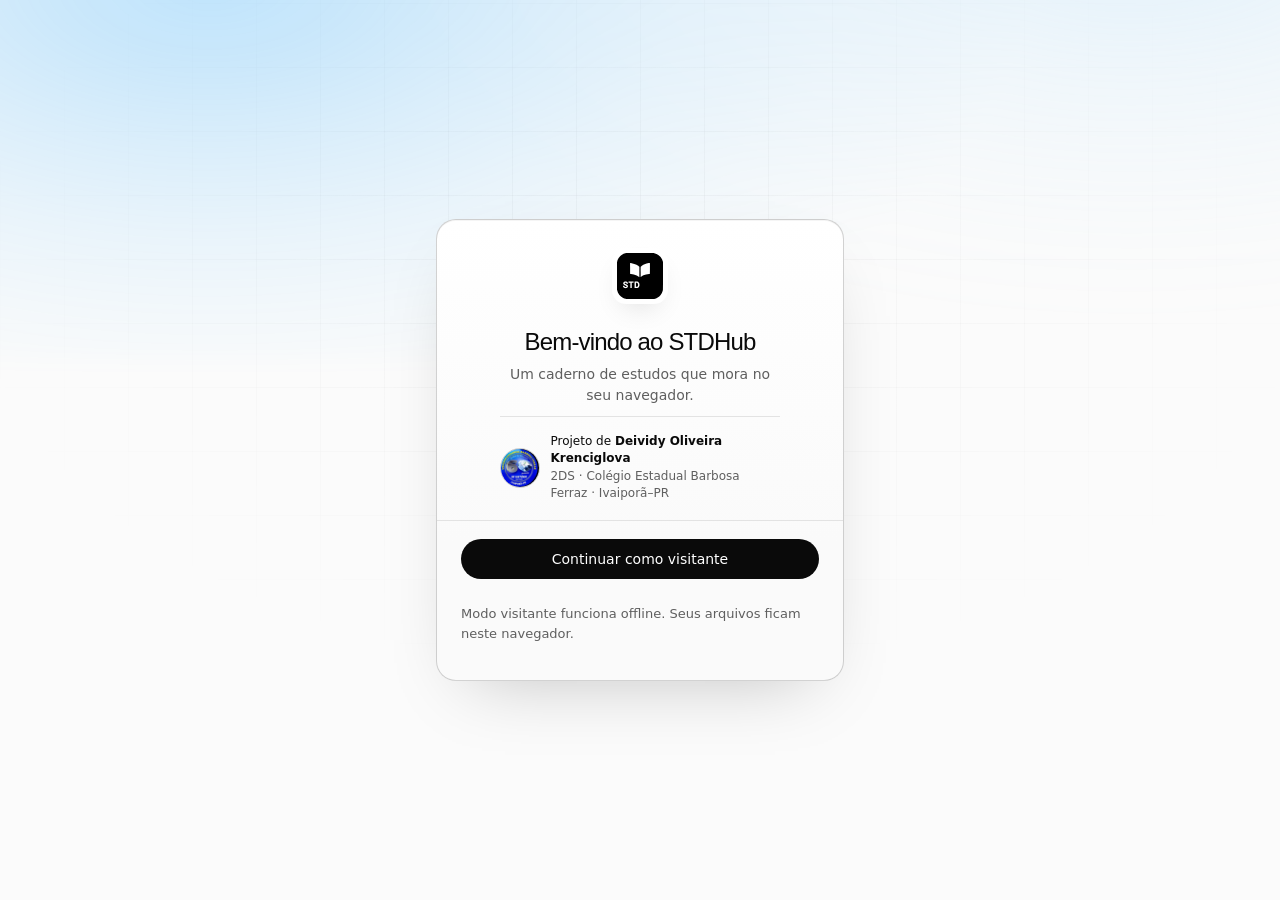
<file: app.html>
<!doctype html>
<html lang="pt-BR" data-theme="light">
<head>
  <meta charset="UTF-8" />
  <meta name="viewport" content="width=device-width, initial-scale=1.0" />
  <meta name="color-scheme" content="light dark" />
  <meta name="description" content="STDHub no navegador — notebook, calculadora, pesquisa e tutor. 100% offline (IA com sua chave)." />
  <link rel="icon" type="image/svg+xml" href="assets/logo.svg" />
  <script src="js/prefs.js"></script>
  <script>
    /* Aplica tema, acessibilidade e personalização antes do primeiro paint. */
    (function () {
      var saved = {};
      try {
        saved = JSON.parse(window.localStorage.getItem('stdhub.web.settings') || '{}') || {};
      } catch (e) { /* sem localStorage — usa os padrões */ }
      if (window.Prefs) Prefs.bootstrap(saved);
    })();
  </script>
  <link rel="stylesheet" href="css/theme.css" />
  <link rel="stylesheet" href="css/app.css" />
  <title>STDHub</title>
</head>
<body>
  <div id="login">
    <div class="card">
      <div class="card-pad login-head">
        <span class="login-logo"><img src="assets/logo.svg" alt="STDHub" /></span>
        <h1 id="loginTitle"></h1>
        <p class="muted" id="loginSub"></p>
        <div class="login-credit">
          <img src="assets/barbosa-ferraz.png" width="320" height="320"
               alt="Logo do Colégio Estadual Barbosa Ferraz — 60 anos, Ivaiporã–PR" />
          <p class="small">
            Projeto de <strong>Deividy Oliveira Krenciglova</strong><br />
            <span class="muted">2DS · Colégio Estadual Barbosa Ferraz · Ivaiporã–PR</span>
          </p>
        </div>
      </div>
      <div class="login-body">
        <button class="btn btn-secondary" id="guestBtn" type="button"></button>
        <p class="small muted" id="guestNote"></p>
      </div>
    </div>
  </div>

  <div id="shell" hidden>
    <aside id="sidebar" data-tour="sidebar" aria-label="STDHub"></aside>
    <div id="main">
      <div id="tabbar" role="tablist" aria-label="STDHub"></div>
      <div id="content" data-testid="shell-body">
        <div class="center-hint muted" id="centerHint" hidden></div>
      </div>
    </div>
    <div id="dock" hidden>
      <div id="dock-head" role="tablist" aria-label="Dock"></div>
      <div id="dock-body"></div>
    </div>
  </div>

  <script src="js/icons.js"></script>
  <script src="js/calculator.js"></script>
  <script src="js/i18n.js"></script>
  <script src="js/store.js"></script>
  <script src="js/stmd.js"></script>
  <script src="js/ai.js"></script>
  <script src="js/notebook.js"></script>
  <script src="js/calcview.js"></script>
  <script src="js/chat.js"></script>
  <script src="js/search.js"></script>
  <script src="js/settings.js"></script>
  <script src="js/app.js"></script>
  <script src="js/tour.js"></script>
  <script src="js/boot.js"></script>
</body>
</html>
</file>
<file: css/theme.css>
/* STDHub web — shadcn-like theme in pure CSS. No frameworks, no CDN. */
:root {
  --background: #09090b;
  --foreground: #fafafa;
  --card: #101013;
  --card-foreground: #fafafa;
  --popover: #101013;
  --popover-foreground: #fafafa;
  --primary: #fafafa;
  --primary-foreground: #18181b;
  --secondary: #27272a;
  --secondary-foreground: #fafafa;
  --muted: #27272a;
  --muted-foreground: #a1a1aa;
  --accent: #27272a;
  --accent-foreground: #fafafa;
  --destructive: #f87171;
  --border: #27272a;
  --input: #27272a;
  --ring: #d4d4d8;
  --radius: 0.625rem;
  --mark: #fef08a;
  --mark-ink: #111111;
  --ok: #34d399;
  --warn: #fbbf24;
  --err: #f87171;
  --info: #38bdf8;
}

[data-theme="light"] {
  --background: #ffffff;
  --foreground: #09090b;
  --card: #ffffff;
  --card-foreground: #09090b;
  --popover: #ffffff;
  --popover-foreground: #09090b;
  --primary: #18181b;
  --primary-foreground: #fafafa;
  --secondary: #f4f4f5;
  --secondary-foreground: #18181b;
  --muted: #f4f4f5;
  --muted-foreground: #71717a;
  --accent: #f4f4f5;
  --accent-foreground: #18181b;
  --border: #e4e4e7;
  --input: #e4e4e7;
  --ring: #18181b;
}

* { box-sizing: border-box; }
html, body { height: 100%; }
body {
  margin: 0;
  background: var(--background);
  color: var(--foreground);
  font-family: ui-sans-serif, system-ui, -apple-system, "Segoe UI", Roboto, sans-serif;
  font-size: 14px;
  line-height: 1.5;
}

button {
  font: inherit;
  color: inherit;
  background: none;
  border: none;
  cursor: pointer;
  padding: 0;
}
input, textarea, select {
  font: inherit;
  color: var(--foreground);
  background: var(--background);
  border: var(--line, 1px) solid var(--input);
  border-radius: calc(var(--radius) - 2px);
  padding: 0.5rem 0.75rem;
  width: 100%;
}
input:focus-visible, textarea:focus-visible, select:focus-visible,
button:focus-visible, a:focus-visible {
  outline: 2px solid var(--ring);
  outline-offset: 2px;
}
input:disabled, textarea:disabled, button:disabled {
  opacity: 0.5;
  cursor: not-allowed;
}
input[type="checkbox"], input[type="radio"] { width: auto; }
a { color: inherit; }

.btn {
  display: inline-flex;
  align-items: center;
  justify-content: center;
  gap: 0.5rem;
  border-radius: calc(var(--radius) - 2px);
  padding: 0.5rem 1rem;
  font-weight: 500;
  border: var(--line, 1px) solid transparent;
  text-decoration: none;
  white-space: nowrap;
}
.btn-primary { background: var(--primary); color: var(--primary-foreground); }
.btn-primary:hover { opacity: 0.9; }
.btn-outline { border-color: var(--border); color: var(--foreground); }
.btn-outline:hover { background: var(--accent); }
.btn-secondary { background: var(--secondary); color: var(--secondary-foreground); }
.btn-secondary:hover { opacity: 0.9; }
.btn-ghost { color: var(--muted-foreground); }
.btn-ghost:hover { background: var(--accent); color: var(--accent-foreground); }
.btn-sm { padding: 0.375rem 0.75rem; font-size: 0.8125rem; }

.card {
  background: var(--card);
  color: var(--card-foreground);
  border: var(--line, 1px) solid var(--border);
  border-radius: var(--radius);
}
.card-pad { padding: 1.25rem; }

.badge {
  display: inline-flex;
  align-items: center;
  border: var(--line, 1px) solid var(--border);
  border-radius: 999px;
  padding: 0.125rem 0.625rem;
  font-size: 0.75rem;
  color: var(--muted-foreground);
}

.muted { color: var(--muted-foreground); }
.small { font-size: 0.8125rem; }
.icon { width: 1rem; height: 1rem; flex-shrink: 0; }
.icon-lg { width: 1.25rem; height: 1.25rem; flex-shrink: 0; }
</file>
<file: css/landing.css>
/* STDHub — landing.
   Sistema visual inspirado na referência Visuvate: preto absoluto, hairlines,
   display gigante com acentos serifados, botões-pílula com rolagem por letra,
   brilho no hover e reveals no scroll. Sem bibliotecas e sem CDN.
   Tokens extraídos do CSS da referência (--vv-*). */

:root {
  --vv-bg: #000;
  --vv-bg-elevated: #111;
  --vv-surface: #141414;
  --vv-surface-2: #181818;
  --vv-surface-strong: #1f1f1f;
  --vv-border: #ffffff17;
  --vv-border-strong: #ffffff29;
  --vv-hairline: #ffffff33;
  --vv-text-primary: #fff;
  --vv-text-strong: #d8d8d8;
  --vv-text-muted: #9a9a9a;
  --vv-text-subtle: #7d7d7d;
  --vv-text-dim: #757575;
  --vv-tint-weak: #ffffff14;
  --vv-tint: #ffffff11;
  --vv-tint-strong: #ffffff30;
  --vv-blue: #09f;
  --vv-blue-300: #7acaff;
  /* cor única das luzes circulares (painéis e tiles) */
  --vv-glow-panel: #0099ff2b;
  --vv-glow-tile: #0099ff52;
  --ease-brand: cubic-bezier(0.22, 0.61, 0.36, 1);
  --font-display: "Helvetica Neue", "Segoe UI", Arial, sans-serif;
  --font-text: system-ui, -apple-system, "Segoe UI", Roboto, sans-serif;
  --font-serif: "Fraunces", Georgia, "Times New Roman", serif;
  --tracking-h1: -0.04em;
  --tracking-h2: -0.035em;
  --wrap: 1440px;
  --gutter: clamp(20px, 4vw, 48px);
  /* tema do app continua coerente para quem vem da landing */
  --background: #000;
  --foreground: #fff;
  --border: #ffffff17;
  --muted-foreground: #9a9a9a;
}

html { scroll-padding-top: 104px; }

.page-landing {
  background: var(--vv-bg);
  color: var(--vv-text-primary);
  font-family: var(--font-text);
  font-size: 0.9375rem;
  line-height: 1.6;
  -webkit-font-smoothing: antialiased;
  overflow-x: clip;
  scroll-behavior: smooth;
}

.page-landing h1,
.page-landing h2,
.page-landing h3 {
  font-family: var(--font-display);
  font-weight: 500;
  line-height: 1.06;
  margin: 0;
}

.page-landing .serif {
  font-family: var(--font-serif);
  font-style: italic;
  font-weight: 300;
  letter-spacing: -0.04em;
  margin-left: -0.06em;
}

.page-landing a { text-decoration: none; }
.page-landing img { max-width: 100%; height: auto; }

.ui-sprite { position: absolute; width: 0; height: 0; overflow: hidden; }
.ico {
  width: 1.15em;
  height: 1.15em;
  flex: none;
  fill: none;
  stroke: currentColor;
  stroke-width: 1.6;
  stroke-linecap: round;
  stroke-linejoin: round;
}
.page-landing ::selection { background: var(--vv-blue); color: #000; }
.page-landing :focus-visible { outline: 2px solid var(--vv-blue); outline-offset: 3px; }

.wrap {
  width: 100%;
  max-width: var(--wrap);
  margin-inline: auto;
  padding-inline: var(--gutter);
}

.serif {
  font-family: var(--font-serif);
  font-style: italic;
  font-weight: 300;
  letter-spacing: -0.04em;
  margin-left: -0.07em;
}

.label {
  margin: 0 0 1.25rem;
  font-size: 0.75rem;
  letter-spacing: 0.14em;
  text-transform: uppercase;
  color: var(--vv-text-subtle);
}

.skip {
  position: absolute;
  left: -999px;
  top: 0;
  z-index: 400;
  background: #fff;
  color: #000;
  padding: 0.75rem 1rem;
  border-radius: 0 0 8px 0;
}
.skip:focus { left: 0; }

/* ───────────────────────── NAV ───────────────────────── */
.site-header {
  position: fixed;
  inset-inline: 0;
  top: 0;
  z-index: 200;
  border-bottom: 1px solid transparent;
  transition: background-color 0.5s var(--ease-brand), border-color 0.5s var(--ease-brand),
    backdrop-filter 0.5s var(--ease-brand), padding 0.5s var(--ease-brand);
  padding-block: 1rem;
}
.site-header.is-scrolled {
  background: #000000b8;
  border-bottom-color: var(--vv-border);
  backdrop-filter: blur(24px) saturate(150%);
  -webkit-backdrop-filter: blur(24px) saturate(150%);
  padding-block: 0.625rem;
}
.site-header-inner {
  max-width: var(--wrap);
  margin-inline: auto;
  padding-inline: var(--gutter);
  display: flex;
  align-items: center;
  gap: 1.25rem;
}

.brand {
  display: inline-flex;
  align-items: center;
  gap: 0.625rem;
  font-family: var(--font-display);
  font-weight: 500;
  font-size: 1.125rem;
  letter-spacing: -0.02em;
  color: var(--vv-text-primary);
  flex-shrink: 0;
}
.brand-chip {
  width: 2rem;
  height: 2rem;
  border-radius: 7px;
  background: #fff;
  display: inline-flex;
  align-items: center;
  justify-content: center;
  overflow: hidden;
  flex-shrink: 0;
}
.brand-chip img { width: 1.5rem; height: 1.5rem; }

.site-nav {
  display: none;
  align-items: center;
  gap: 1.75rem;
  margin-inline: auto;
}
@media (min-width: 981px) {
  .site-nav {
    display: flex;
    padding: 0.75rem 1.125rem;
    border-radius: 8px;
    border: 1px solid #ffffff1a;
    background: #000000b8;
    backdrop-filter: blur(24px) saturate(150%);
    -webkit-backdrop-filter: blur(24px) saturate(150%);
  }
}
.site-nav a {
  position: relative;
  font-size: 0.8125rem;
  color: var(--vv-text-strong);
  transition: color 0.22s var(--ease-brand);
}
.site-nav a::after {
  content: "";
  position: absolute;
  left: 0;
  right: 100%;
  bottom: -5px;
  height: 1px;
  background: currentColor;
  transition: right 0.32s var(--ease-brand);
}
.site-nav a:hover { color: #fff; }
.site-nav a:hover::after { right: 0; }

.site-actions {
  margin-left: auto;
  display: none;
  align-items: center;
  gap: 0.5rem;
}
@media (min-width: 781px) { .site-actions { display: flex; } }

.menu-btn {
  margin-left: auto;
  width: 2.5rem;
  height: 2.5rem;
  display: inline-flex;
  flex-direction: column;
  align-items: center;
  justify-content: center;
  gap: 5px;
  border: 1px solid var(--vv-border);
  border-radius: 999px;
  background: #00000080;
  cursor: pointer;
}
.menu-btn span {
  width: 15px;
  height: 1.5px;
  background: #fff;
  transition: transform 0.3s var(--ease-brand), opacity 0.3s var(--ease-brand);
}
.menu-btn[aria-expanded="true"] span:first-child { transform: translateY(3.25px) rotate(45deg); }
.menu-btn[aria-expanded="true"] span:last-child { transform: translateY(-3.25px) rotate(-45deg); }
@media (min-width: 781px) { .menu-btn { display: none; } }

/* menu mobile */
@media (max-width: 980px) {
  .site-nav.is-open {
    display: flex;
    flex-direction: column;
    align-items: flex-start;
    gap: 1rem;
    position: fixed;
    inset: 4.25rem var(--gutter) auto;
    padding: 1.25rem;
    background: #0a0a0af7;
    border: 1px solid var(--vv-border);
    border-radius: 14px;
    backdrop-filter: blur(20px);
    -webkit-backdrop-filter: blur(20px);
    box-shadow: 0 30px 60px -20px #000;
  }
  .site-nav.is-open a { font-size: 1rem; }
}

/* ───────────────────────── BOTÕES ───────────────────────── */
.btn-pill {
  position: relative;
  display: inline-flex;
  align-items: center;
  justify-content: center;
  gap: 0.5rem;
  border-radius: 999px;
  border: 1px solid transparent;
  padding: 0.5625rem 0.9375rem;
  font-size: 0.875rem;
  line-height: 1;
  font-weight: 500;
  color: #fff;
  white-space: nowrap;
  transition: background-color 0.22s var(--ease-brand), border-color 0.22s var(--ease-brand),
    color 0.22s var(--ease-brand), transform 0.22s var(--ease-brand);
  cursor: pointer;
}
.btn-lg { padding: 0.8125rem 1.375rem; font-size: 0.9375rem; }
.btn-solid { background: #fff; color: #000; }
.btn-solid:hover { background: #d8d8d8; }
.btn-outline { border-color: #ffffff40; color: #fff; }
.btn-outline:hover { border-color: #fff; background: #ffffff0f; }
.btn-ghost { color: var(--vv-text-muted); }
.btn-ghost:hover { color: #fff; background: #ffffff0f; }

/* rolagem por letra (vv-roll da referência) */
.roll {
  display: inline-flex;
  overflow: hidden;
  vertical-align: bottom;
  height: calc(1lh + 0.16em);
  margin-block: -0.08em;
  padding-inline: 0.08em;
  margin-inline: -0.08em;
  align-items: flex-start;
}
.roll-char {
  display: inline-flex;
  flex-direction: column;
  white-space: pre;
  translate: 0;
  transition: translate 0.52s var(--ease-brand);
  transition-delay: calc(var(--i) * 18ms);
}
.roll-char > span {
  display: block;
  height: 1lh;
  padding-block: 0.08em;
  box-sizing: initial;
}
a:hover .roll-char,
a:focus-visible .roll-char,
button:hover .roll-char,
button:focus-visible .roll-char { translate: 0 -50%; }

.link-arrow {
  display: inline-flex;
  align-items: center;
  gap: 0.5rem;
  font-size: 0.875rem;
  color: var(--vv-text-primary);
  border-bottom: 1px solid #ffffff33;
  padding-bottom: 0.25rem;
  transition: border-color 0.22s var(--ease-brand), gap 0.22s var(--ease-brand);
}
.link-arrow svg { width: 14px; height: 14px; stroke: currentColor; fill: none; stroke-width: 1.4; }
.link-arrow:hover { border-color: #fff; gap: 0.75rem; }

/* ───────────────────────── HERO ───────────────────────── */
.hero {
  position: relative;
  isolation: isolate;
  overflow: hidden;
  padding-top: clamp(150px, 18vh, 220px);
  text-align: center;
}

@media (min-width: 900px) {
  .hero { padding-top: max(clamp(150px, 18vh, 220px), calc(50vh - 250px)); }
}

.hero-wrap {
  position: relative;
  z-index: 1;
  max-width: 1600px;
  isolation: isolate;
}

.hero-copy {
  position: relative;
  z-index: 1;
  display: flow-root;
  isolation: isolate;
}

/* caderno aberto atrás do título, com as duas páginas à mostra */
.hero-book {
  position: absolute;
  left: 50%;
  top: calc(50% - clamp(17px, 2.25vw, 26px));
  width: min(1200px, 100vw);
  aspect-ratio: 5 / 3;
  translate: -50% -50%;
  z-index: -2;
  pointer-events: none;
  filter: drop-shadow(0 40px 70px #000000b3) drop-shadow(0 0 110px #0099ff1f);
  mask-image: linear-gradient(180deg,
    transparent 0%,
    #000 6%,
    #000 82%,
    rgba(0, 0, 0, 0.72) 88%,
    rgba(0, 0, 0, 0.34) 94%,
    transparent 100%);
  -webkit-mask-image: linear-gradient(180deg,
    transparent 0%,
    #000 6%,
    #000 82%,
    rgba(0, 0, 0, 0.72) 88%,
    rgba(0, 0, 0, 0.34) 94%,
    transparent 100%);
}
.hero-book::before {
  content: "";
  position: absolute;
  inset: 8% 2%;
  z-index: -1;
  background: radial-gradient(55% 60% at 50% 48%,
    #0099ff22 0%,
    #0099ff18 22%,
    #0099ff10 42%,
    #0099ff08 60%,
    transparent 82%);
  filter: blur(44px);
  pointer-events: none;
}
.hero-book img {
  display: block;
  width: 100%;
  height: 100%;
  object-fit: fill;
}
.book-glow {
  position: absolute;
  inset: 7.5% 5%;
  z-index: 1;
  overflow: hidden;
  border-radius: 2.22% / 3.53%;
  pointer-events: none;
  opacity: 0;
  transition: opacity 0.22s linear;
}
.book-glow.is-on { opacity: 0.95; }
.book-glow i {
  position: absolute;
  left: 0;
  top: 0;
  width: 210px;
  height: 210px;
  margin: -105px 0 0 -105px;
  display: block;
  border-radius: 50%;
  background: radial-gradient(circle,
    rgba(122, 202, 255, 0.3) 0%,
    rgba(0, 153, 255, 0.13) 32%,
    rgba(0, 153, 255, 0.04) 56%,
    transparent 74%);
  transform: translate3d(0, 0, 0);
  will-change: transform;
}

/* materiais de estudo em outline, espalhados pelo fundo do hero */
.hero-study {
  position: absolute;
  inset: 0;
  z-index: -3;
  pointer-events: none;
  overflow: hidden;
  mask-image: linear-gradient(180deg, transparent 0, #000 9%, #000 96%, transparent 100%);
  -webkit-mask-image: linear-gradient(180deg, transparent 0, #000 9%, #000 96%, transparent 100%);
}
.hs {
  position: absolute;
  width: var(--w, 96px);
  height: auto;
  rotate: var(--r, 0deg);
  opacity: var(--o, 0.1);
  user-select: none;
}
.hs-notebook { left: 4%; top: 15%; --w: clamp(72px, 7.6vw, 128px); --r: -8deg; --o: 0.24; }
.hs-pencil { right: 6%; top: 19%; --w: clamp(80px, 8.6vw, 146px); --r: 15deg; --o: 0.23; }
.hs-paperclip { left: 7%; top: 9%; --w: clamp(34px, 3.8vw, 56px); --r: 20deg; --o: 0.34; }
.hs-ruler { right: 10%; top: 12%; --w: clamp(70px, 7.6vw, 122px); --r: 28deg; --o: 0.2; }
.hs-calculator { left: 3%; top: 39%; --w: clamp(60px, 6.5vw, 100px); --r: -10deg; --o: 0.22; }
.hs-pen { right: 4%; top: 41%; --w: clamp(78px, 8.6vw, 142px); --r: -18deg; --o: 0.22; }
.hs-books { left: 5.5%; top: 53%; --w: clamp(70px, 7.6vw, 122px); --r: 5deg; --o: 0.18; }
.hs-cup { right: 5.5%; top: 54%; --w: clamp(66px, 7vw, 114px); --r: -7deg; --o: 0.19; }
.hs-scissors { left: 2.5%; top: 66%; --w: clamp(44px, 5vw, 78px); --r: -16deg; --o: 0.15; }
.hs-eraser { right: 2.5%; top: 68%; --w: clamp(48px, 5.4vw, 86px); --r: 12deg; --o: 0.15; }
.hs-lamp { left: 3%; top: 81%; --w: clamp(64px, 7vw, 120px); --r: -4deg; --o: 0.14; }
.hs-globe { right: 3%; top: 82%; --w: clamp(60px, 6.6vw, 114px); --r: 7deg; --o: 0.14; }

@keyframes hs-drift {
  from { translate: 0 -5px; }
  to { translate: 0 5px; }
}
.hs-notebook, .hs-cup, .hs-globe { animation: hs-drift 13s ease-in-out infinite alternate; }
.hs-pencil, .hs-books, .hs-lamp { animation: hs-drift 16s ease-in-out -5s infinite alternate-reverse; }

.hero-bars {
  position: absolute;
  inset: 0 0 auto;
  height: min(78vh, 760px);
  z-index: -2;
  display: flex;
  pointer-events: none;
  opacity: 0.55;
  mask-image: linear-gradient(to bottom, transparent 0%, #000 30%, #000 62%, transparent 100%);
  -webkit-mask-image: linear-gradient(to bottom, transparent 0%, #000 30%, #000 62%, transparent 100%);
}
.hero-bars span {
  flex: 1 0 calc(100% / 15);
  max-width: calc(100% / 15);
  background: linear-gradient(to bottom,
    #0099ffe6 0%,
    #0099ffb8 16%,
    #0099ff8a 32%,
    #0099ff5c 48%,
    #0099ff33 64%,
    #0099ff14 80%,
    transparent 100%);
  transform-origin: top;
  opacity: 0.4;
  animation: bar-pulse 2s ease-in-out infinite alternate;
  animation-delay: calc(var(--i) * 0.1s);
  transform: scaleY(var(--s, 1));
}
.hero-bars span:nth-child(1) { --s: 1; }
.hero-bars span:nth-child(2) { --s: 0.88; }
.hero-bars span:nth-child(3) { --s: 0.77; }
.hero-bars span:nth-child(4) { --s: 0.66; }
.hero-bars span:nth-child(5) { --s: 0.55; }
.hero-bars span:nth-child(6) { --s: 0.46; }
.hero-bars span:nth-child(7) { --s: 0.37; }
.hero-bars span:nth-child(8) { --s: 0.3; }
.hero-bars span:nth-child(9) { --s: 0.37; }
.hero-bars span:nth-child(10) { --s: 0.46; }
.hero-bars span:nth-child(11) { --s: 0.55; }
.hero-bars span:nth-child(12) { --s: 0.66; }
.hero-bars span:nth-child(13) { --s: 0.77; }
.hero-bars span:nth-child(14) { --s: 0.88; }
.hero-bars span:nth-child(15) { --s: 1; }
.hero-bars span:nth-child(1), .hero-bars span:nth-child(15) { animation-delay: 0s; }
.hero-bars span:nth-child(2) { animation-delay: 0.1s; }
.hero-bars span:nth-child(3) { animation-delay: 0.2s; }
.hero-bars span:nth-child(4) { animation-delay: 0.3s; }
.hero-bars span:nth-child(5) { animation-delay: 0.4s; }
.hero-bars span:nth-child(6) { animation-delay: 0.5s; }
.hero-bars span:nth-child(7) { animation-delay: 0.6s; }
.hero-bars span:nth-child(8) { animation-delay: 0.7s; }
.hero-bars span:nth-child(9) { animation-delay: 0.8s; }
.hero-bars span:nth-child(10) { animation-delay: 0.9s; }
.hero-bars span:nth-child(11) { animation-delay: 1s; }
.hero-bars span:nth-child(12) { animation-delay: 1.1s; }
.hero-bars span:nth-child(13) { animation-delay: 1.2s; }
.hero-bars span:nth-child(14) { animation-delay: 1.3s; }
@keyframes bar-pulse {
  0% { transform: scaleY(var(--s, 1)); }
  100% { transform: scaleY(calc(var(--s, 1) * 0.7)); }
}

/* ───── logo do colégio quicando no fundo (pong) ───── */
/* o campo do pong ocupa a altura inteira da tela do usuário */
.hero-pong {
  position: absolute;
  inset: 0 0 auto;
  height: 100vh;
  height: 100svh;
  z-index: -1;
  overflow: hidden;
  pointer-events: none;
  --pong-size: clamp(84px, 10.5vw, 148px);
}
.pong-logo,
.pong-echo {
  position: absolute;
  top: 22%;
  right: 8%;
  width: var(--pong-size);
  height: var(--pong-size);
  border-radius: 50%;
  overflow: hidden;
  border: 1px solid #ffffff2e;
  box-shadow: 0 18px 50px -14px #000;
  will-change: transform;
  background: #001a44;
}
.pong-logo img,
.pong-echo img { width: 100%; height: 100%; object-fit: cover; display: block; }
.pong-logo {
  opacity: 1;
  background: transparent;
}
.pong-logo img { opacity: 0.4; }
.pong-echo { opacity: 0.1; filter: blur(1px); }
.pong-echo-2 { opacity: 0.05; }
.hero-pong.is-live .pong-logo,
.hero-pong.is-live .pong-echo { top: 0; right: auto; left: 0; }

.pong-logo.is-hit { animation: pong-hit 0.3s var(--ease-brand); }
@keyframes pong-hit {
  0% { scale: 1; }
  35% { scale: 0.9; }
  100% { scale: 1; }
}

.pong-paddle {
  position: absolute;
  top: 0;
  width: 2px;
  height: clamp(44px, 5vw, 68px);
  border-radius: 2px;
  background: #fff;
  opacity: 0.14;
  will-change: transform;
}
.pong-paddle-l { left: 4%; }
.pong-paddle-r { right: 4%; }
.pong-paddle.is-hit { animation: paddle-hit 0.26s ease-out; }
@keyframes paddle-hit {
  0% { opacity: 0.4; }
  100% { opacity: 0.14; }
}

.hero-badge {
  position: relative;
  isolation: isolate;
  display: inline-flex;
  align-items: center;
  margin: 0 0 1rem;
  padding: 0.5625rem 1.125rem;
  border: 1px solid var(--vv-border);
  border-radius: 999px;
  font-size: 0.875rem;
  font-weight: 500;
  color: #fff;
  --glow: 0;
  --mx: 50%;
  --my: 50%;
  --r: 60px;
}
.hero-badge-fill,
.hero-badge-edge,
.hero-badge-glow {
  position: absolute;
  inset: 0;
  border-radius: inherit;
  pointer-events: none;
}
.hero-badge-fill { z-index: -2; background: #000; }
.hero-badge-glow {
  inset: -90px;
  z-index: -3;
  opacity: calc(var(--glow) * 0.85);
  mask-image: radial-gradient(var(--r) circle at calc(var(--mx) + 90px) calc(var(--my) + 90px),
    #000 0%,
    rgba(0, 0, 0, 0.94) 16%,
    rgba(0, 0, 0, 0.76) 34%,
    rgba(0, 0, 0, 0.5) 52%,
    rgba(0, 0, 0, 0.24) 68%,
    rgba(0, 0, 0, 0.08) 82%,
    transparent 96%);
  -webkit-mask-image: radial-gradient(var(--r) circle at calc(var(--mx) + 90px) calc(var(--my) + 90px),
    #000 0%,
    rgba(0, 0, 0, 0.94) 16%,
    rgba(0, 0, 0, 0.76) 34%,
    rgba(0, 0, 0, 0.5) 52%,
    rgba(0, 0, 0, 0.24) 68%,
    rgba(0, 0, 0, 0.08) 82%,
    transparent 96%);
}
.hero-badge-glow::before {
  content: "";
  position: absolute;
  inset: 90px;
  border-radius: 999px;
  background: var(--vv-blue);
  filter: blur(24px);
}
.hero-badge-edge {
  z-index: -1;
  padding: 1px;
  opacity: var(--glow);
  background: radial-gradient(calc(var(--r) * 1.28) circle at var(--mx) var(--my),
    var(--vv-blue-300) 0%,
    #0099ffe6 14%,
    #0099ffbf 30%,
    #0099ff8f 46%,
    #0099ff52 62%,
    #0099ff1f 78%,
    transparent 94%);
  mask: linear-gradient(#000 0 0) content-box, linear-gradient(#000 0 0);
  mask-composite: exclude;
  -webkit-mask: linear-gradient(#000 0 0) content-box, linear-gradient(#000 0 0);
  -webkit-mask-composite: xor;
}
.hero-badge-text { position: relative; }

.hero-title {
  margin: 0 0 1.25rem;
  font-size: clamp(48px, 7.6vw, 118px);
  line-height: 1;
  letter-spacing: -0.06em;
  font-weight: 500;
}
.hero-title .hero-line { display: block; }
.hero-title .serif { font-size: 0.98em; }

.hero-sub {
  margin: 0 auto 2rem;
  max-width: 44rem;
  font-size: 1.25rem;
  color: var(--vv-text-muted);
  line-height: 1.6;
}
.hero-sub strong { color: var(--vv-text-primary); font-weight: 500; }

.hero-ctas {
  display: grid;
  grid-template-columns: 1fr 1fr;
  align-items: center;
  width: min(700px, 92%);
  margin-inline: auto;
  margin-bottom: clamp(30px, 4vw, 48px);
}
.hero-ctas .btn-lg { font-size: 1rem; padding: 0.875rem 1.5rem; }
.hero-ctas-left,
.hero-ctas-right { display: flex; align-items: center; }
.hero-ctas-left {
  justify-content: center;
  translate: 0 4px;
}
.hero-ctas-right {
  justify-content: flex-start;
  flex-wrap: wrap;
  gap: 0.375rem;
  padding-left: clamp(14px, 2vw, 28px);
  translate: 0 4px;
}

.hero-credit {
  display: inline-flex;
  align-items: center;
  gap: 0.5rem;
  margin: calc(-1 * clamp(20px, 3vw, 34px)) auto clamp(34px, 4.5vw, 52px);
  padding: 0.3125rem 0.75rem 0.3125rem 0.3125rem;
  border: 1px solid #ffffff1f;
  border-radius: 999px;
  background: #ffffff08;
  font-size: 0.875rem;
  color: var(--vv-text-muted);
}
.hero-credit img {
  width: 30px;
  height: 30px;
  border-radius: 999px;
  object-fit: cover;
  display: block;
}
.hero-credit strong { color: #fff; font-weight: 500; }

/* animação de entrada */
.hero-badge, .hero-line, .hero-sub, .hero-ctas { animation: hero-rise 0.55s var(--ease-brand) backwards; }
.hero-line { animation-delay: 0.08s; }
.hero-sub { animation-delay: 0.18s; }
.hero-ctas { animation-delay: 0.26s; }
@keyframes hero-rise { from { opacity: 0; translate: 0 14px; } }

/* ───────── prévia do app no hero ───────── */
.hero-editor {
  position: relative;
  max-width: 1500px;
  margin: clamp(140px, 14vw, 260px) auto 0;
  text-align: left;
  padding: 0 0 clamp(56px, 8vw, 96px);
  transition: opacity 0.8s var(--ease-brand), translate 0.8s var(--ease-brand);
}
.hero-editor.is-hidden { opacity: 0; translate: 0 36px; }
.hero-editor.is-in { opacity: 1; translate: 0 0; }
.mock-app {
  position: relative;
  height: clamp(580px, 56vw, 820px);
  overflow: hidden;
  border: 1px solid #ffffff24;
  border-radius: 18px 18px 0 0;
  border-bottom: 0;
  background: #050505;
  box-shadow: 0 50px 120px -30px #000, 0 0 90px #0099ff12;
}
.mock-app::after {
  content: "";
  position: absolute;
  inset: auto 0 0;
  height: clamp(90px, 11vw, 140px);
  background: linear-gradient(180deg,
    transparent 0%,
    rgba(5, 5, 5, 0.45) 34%,
    #050505 62%,
    #000 100%);
  pointer-events: none;
}
.mock-shell { display: flex; height: 100%; }
.mock-rail {
  width: 64px;
  flex: none;
  display: flex;
  flex-direction: column;
  align-items: center;
  gap: 6px;
  padding: 14px 0 16px;
  border-right: 1px solid #ffffff17;
  background: #060606;
}
.mock-brand {
  width: 36px;
  height: 36px;
  border-radius: 11px;
  background: #fff;
  display: grid;
  place-items: center;
  margin-bottom: 12px;
  flex-shrink: 0;
  box-shadow: 0 8px 22px -10px #ffffff40;
}
.mock-brand img { width: 26px; height: 26px; display: block; }
.mock-rail-btn {
  width: 44px;
  height: 44px;
  flex: none;
  display: grid;
  place-items: center;
  border-radius: 12px;
  border: 1px solid transparent;
  color: #757575;
}
.mock-rail-btn .ico { width: 20px; height: 20px; }
.mock-rail-btn.is-active {
  background: #fff;
  color: #000;
  box-shadow: 0 10px 24px -12px #ffffff70;
}
.mock-rail-spacer { flex: 1; }
.mock-main {
  flex: 1;
  min-width: 0;
  display: flex;
  flex-direction: column;
  background:
    radial-gradient(125% 86% at 50% -8%,
      #0e171f 0%,
      #0c141b 16%,
      #0a1016 34%,
      #070c11 52%,
      #040709 70%,
      #010203 86%,
      #000 100%),
    #000;
}
.mock-tabbar {
  display: flex;
  align-items: center;
  gap: 8px;
  min-height: 46px;
  padding: 0 12px;
  border-bottom: 1px solid #ffffff17;
  background: #000000bf;
}
.mock-tab {
  display: inline-flex;
  align-items: center;
  gap: 7px;
  height: 32px;
  padding: 0 6px 0 10px;
  border: 1px solid #ffffff17;
  border-radius: 10px;
  background: #ffffff10;
  font-size: 12px;
  color: #fff;
}
.mock-tab .ico { width: 14px; height: 14px; opacity: 0.85; }
.mock-tab-x,
.mock-file-x {
  display: grid;
  place-items: center;
  width: 20px;
  height: 20px;
  border-radius: 6px;
  color: #9a9a9a;
}
.mock-tab-x .ico,
.mock-file-x .ico { width: 10px; height: 10px; }
.mock-status {
  margin-left: auto;
  display: inline-flex;
  align-items: center;
  gap: 6px;
  font-size: 11px;
  color: #9a9a9a;
}
.mock-status i {
  width: 6px;
  height: 6px;
  border-radius: 999px;
  background: #34d399;
  box-shadow: 0 0 8px #34d399;
}
.mock-work { flex: 1; min-height: 0; display: flex; }
.mock-tree {
  width: 228px;
  flex: none;
  display: flex;
  flex-direction: column;
  gap: 4px;
  padding: 14px 12px;
  border-right: 1px solid #ffffff17;
}
.mock-new {
  display: flex;
  align-items: center;
  gap: 7px;
  padding: 6px 8px;
  margin-bottom: 8px;
  border-radius: 8px;
  font-size: 12px;
  color: #9a9a9a;
}
.mock-new .ico { width: 13px; height: 13px; }
.mock-tree-row {
  display: flex;
  align-items: center;
  gap: 8px;
  padding: 8px 10px;
  border-radius: 8px;
  font-size: 12.5px;
  color: #9a9a9a;
}
.mock-tree-row.is-active { background: #ffffff14; color: #fff; }
.mock-tree-row .ico { width: 14px; height: 14px; opacity: 0.8; }
.mock-view { flex: 1; min-width: 0; display: flex; flex-direction: column; }
.mock-files {
  display: flex;
  align-items: center;
  gap: 4px;
  min-height: 42px;
  padding: 0 12px;
  border-bottom: 1px solid #ffffff17;
}
.mock-file {
  display: inline-flex;
  align-items: center;
  gap: 6px;
  height: 30px;
  padding: 0 6px 0 10px;
  border: 1px solid #ffffff17;
  border-radius: 8px;
  background: #ffffff0a;
  font-size: 12px;
  color: #fff;
}
.mock-file .ico { width: 12px; height: 12px; }
.mock-file-actions { margin-left: auto; display: flex; gap: 4px; }
.mock-file-actions > span {
  width: 28px;
  height: 28px;
  display: grid;
  place-items: center;
  border-radius: 7px;
  color: #9a9a9a;
}
.mock-file-actions > span.is-on { background: #ffffff10; color: #d8d8d8; }
.mock-file-actions .ico { width: 14px; height: 14px; }
.mock-toolbar {
  display: flex;
  align-items: center;
  gap: 3px;
  min-height: 40px;
  padding: 0 14px;
  border-bottom: 1px solid #ffffff17;
  color: #9a9a9a;
}
.mock-tool {
  min-width: 26px;
  height: 26px;
  display: grid;
  place-items: center;
  border-radius: 6px;
  font-size: 11.5px;
}
.mock-tool.is-on { background: #ffffff10; border: 1px solid #ffffff17; color: #fff; }
.mock-tool .ico { width: 14px; height: 14px; }
.mock-tool-sep { width: 1px; height: 16px; background: #ffffff17; margin: 0 5px; }
.mock-page {
  flex: 1;
  min-height: 0;
  overflow: hidden;
  padding: clamp(22px, 3.2vw, 38px) clamp(20px, 4vw, 56px);
  background: radial-gradient(95% 80% at 50% 0%,
    #0c1822 0%,
    #0b161f 16%,
    #0a141c 32%,
    #081018 48%,
    #060b10 64%,
    #030506 80%,
    #00000000 100%);
}
.mock-page-inner { max-width: 620px; margin: 0 auto; }
.mock-page h3 { font-size: clamp(24px, 2.6vw, 34px); letter-spacing: -0.04em; margin-bottom: 14px; }
.mock-tags { margin: 0 0 16px; font-size: 12.5px; color: #9a9a9a; }
.mock-tags mark { background: #fef08a; color: #111; padding: 0 3px; border-radius: 2px; }
.mock-tags .u { color: #d8d8d8; text-decoration: underline; text-underline-offset: 2px; }
.mock-tags code { font-size: 12px; color: #a5f3fc; }
.mock-flash {
  display: grid;
  gap: 3px;
  padding: 13px 16px;
  margin-bottom: 12px;
  border: 1px solid #fcd34d66;
  border-radius: 12px;
  background: #fcd34d0f;
}
.mock-flash strong { font-size: 13px; font-weight: 500; }
.mock-flash span { font-size: 11px; color: #9a9a9a; }
.mock-quiz {
  display: grid;
  gap: 7px;
  padding: 13px 16px;
  margin-bottom: 12px;
  border: 1px solid #ffffff17;
  border-radius: 12px;
  background: #ffffff05;
}
.mock-quiz strong { font-size: 13px; font-weight: 500; }
.mock-opt {
  display: flex;
  align-items: center;
  gap: 8px;
  padding: 7px 10px;
  border: 1px solid #ffffff17;
  border-radius: 8px;
  font-size: 12px;
  color: #9a9a9a;
}
.mock-opt::before {
  content: "";
  width: 10px;
  height: 10px;
  flex: none;
  border: 1px solid #ffffff40;
  border-radius: 2px;
}
.mock-opt.is-right { border-color: #34d39999; background: #34d39914; color: #d1fae5; }
.mock-opt.is-right::before { border-color: #34d399; background: #34d399; box-shadow: inset 0 0 0 2px #0a1512; }
.mock-verify {
  justify-self: start;
  padding: 5px 10px;
  border: 1px solid #ffffff29;
  border-radius: 999px;
  font-size: 11px;
  color: #fff;
}
.mock-calc {
  display: flex;
  justify-content: space-between;
  padding: 7px 12px;
  border-bottom: 1px solid #ffffff12;
  background: #ffffff05;
  font-family: ui-monospace, "SFMono-Regular", Menlo, monospace;
  font-size: 12px;
  color: #9a9a9a;
}
.mock-calc b { color: #fff; font-weight: 500; }
.mock-check {
  display: flex;
  align-items: center;
  gap: 8px;
  padding: 4px 0;
  font-size: 12px;
  color: #d8d8d8;
}
.mock-check i {
  width: 10px;
  height: 10px;
  flex: none;
  border: 1px solid #ffffff40;
  border-radius: 2px;
}
.mock-check.is-done { color: #757575; text-decoration: line-through; }
.mock-check.is-done i { border-color: #4da3ff; background: #4da3ff; box-shadow: inset 0 0 0 2px #0a1512; }
.mock-callout {
  margin-top: 12px;
  padding: 12px 14px;
  border: 1px solid #38bdf866;
  border-radius: 10px;
  background: #38bdf812;
  font-size: 12px;
  color: #d8d8d8;
}
@media (max-width: 1399px) {
  .hs-books, .hs-cup, .hs-scissors, .hs-eraser,
  .hs-lamp, .hs-globe { display: none; }
}
@media (max-width: 1200px) {
  .hero-book { width: min(1000px, 100vw); }
  .mock-tree { width: 200px; }
}
@media (max-width: 980px) {
  .mock-app { height: 540px; }
  .mock-tree { width: 184px; }
  .mock-page { padding-inline: 28px; }
}
@media (max-width: 900px) {
  .hero-book {
    width: 120vw;
    mask-image:
      linear-gradient(90deg, transparent 0%, #000 7%, #000 93%, transparent 100%),
      linear-gradient(180deg, transparent 0%, #000 6%, #000 82%, rgba(0, 0, 0, 0.72) 88%, rgba(0, 0, 0, 0.34) 94%, transparent 100%);
    mask-composite: intersect;
    -webkit-mask-image:
      linear-gradient(90deg, transparent 0%, #000 7%, #000 93%, transparent 100%),
      linear-gradient(180deg, transparent 0%, #000 6%, #000 82%, rgba(0, 0, 0, 0.72) 88%, rgba(0, 0, 0, 0.34) 94%, transparent 100%);
    -webkit-mask-composite: source-in;
  }
}
@media (max-width: 780px) {
  .hero-wrap { position: relative; z-index: 1; }
  .hero-wrap::before {
    content: "";
    position: absolute;
    z-index: -1;
    left: -12%;
    right: -12%;
    top: 6%;
    height: 60%;
    pointer-events: none;
    background: radial-gradient(78% 70% at 50% 45%,
      #000000e6 0%,
      #000000d9 22%,
      #000000b8 40%,
      #00000080 56%,
      #00000040 70%,
      #00000014 84%,
      transparent 96%);
  }
  .hero-bars { opacity: 0.32; height: 620px; }
  .hero-title { margin-bottom: 2rem; }
  .hero-pong { --pong-size: 92px; }
  .pong-logo { opacity: 0.3; }
  .hero-credit { font-size: 0.6875rem; }

  .hs-calculator, .hs-pen, .hs-ruler { display: none; }
  .hs-notebook { top: 13%; --o: 0.18; }
  .hs-pencil { top: 17%; --o: 0.17; }
  .hs-paperclip { left: 8%; top: 9.5%; --o: 0.22; }

  .mock-app { height: 500px; }
  .mock-tree { display: none; }
  .mock-rail { width: 56px; }
  .mock-rail-btn { width: 40px; height: 40px; }
  .mock-rail-btn .ico { width: 18px; height: 18px; }
  .mock-brand { width: 32px; height: 32px; }
  .mock-brand img { width: 23px; height: 23px; }
  .mock-page { padding: 24px; }
  .mock-toolbar { padding: 0 10px; }
  .mock-tool:nth-child(n+9) { display: none; }
}
@media (max-width: 700px) {
  .hero-book { width: 200vw; }
  .hero-ctas {
    grid-template-columns: 1fr;
    width: min(360px, 100%);
    gap: 0.5rem;
  }
  .hero-ctas-left, .hero-ctas-right {
    flex-direction: column;
    justify-content: center;
    width: 100%;
    padding: 0;
  }
  .hero-ctas .btn-pill { width: 100%; }
}
@media (max-width: 560px) {
  .pong-paddle { display: none; }
  .hero-pong { --pong-size: 84px; }
  .pong-logo { opacity: 0.26; }
  .hero-credit {
    border-radius: 14px;
    padding: 0.4375rem 0.625rem;
    align-items: flex-start;
    text-align: left;
    line-height: 1.4;
  }
  .hero-credit img { margin-top: 1px; }

  .hero-study { opacity: 0.75; }
  .hero-book {
    width: 270vw;
    mask-image:
      linear-gradient(90deg, transparent 0%, #000 9%, #000 91%, transparent 100%),
      linear-gradient(180deg, transparent 0%, #000 6%, #000 82%, rgba(0, 0, 0, 0.72) 88%, rgba(0, 0, 0, 0.34) 94%, transparent 100%);
    mask-composite: intersect;
    -webkit-mask-image:
      linear-gradient(90deg, transparent 0%, #000 9%, #000 91%, transparent 100%),
      linear-gradient(180deg, transparent 0%, #000 6%, #000 82%, rgba(0, 0, 0, 0.72) 88%, rgba(0, 0, 0, 0.34) 94%, transparent 100%);
    -webkit-mask-composite: source-in;
  }
  .hs-calculator, .hs-pen { display: none; }
  .hs-notebook, .hs-pencil { --w: 58px; }
  .hs-paperclip { --w: 30px; }

  .hero-editor { padding-bottom: 48px; }
  .hero-ctas .btn-ghost { width: 100%; }
  .mock-app { height: 440px; }
  .mock-rail { width: 48px; padding: 10px 0 12px; border-radius: 0; }
  .mock-rail-btn { width: 36px; height: 36px; border-radius: 10px; }
  .mock-rail-btn .ico { width: 17px; height: 17px; }
  .mock-brand { width: 29px; height: 29px; border-radius: 9px; margin-bottom: 8px; }
  .mock-brand img { width: 21px; height: 21px; }
  .mock-tabbar { min-height: 42px; padding: 0 8px; }
  .mock-status { display: none; }
  .mock-files { min-height: 38px; padding: 0 8px; }
  .mock-toolbar { min-height: 36px; padding: 0 8px; overflow: hidden; }
  .mock-tool { min-width: 23px; }
  .mock-page { padding: 18px 16px; }
  .mock-page h3 { font-size: 23px; }
  .mock-quiz { padding: 11px 12px; }
}

/* ───────────────────────── MARQUEE ───────────────────────── */
.marquee {
  position: relative;
  overflow: hidden;
  border-block: 1px solid var(--vv-border);
  background: var(--vv-bg);
  padding-block: 0.875rem;
  mask-image: linear-gradient(90deg, transparent, #000 8%, #000 92%, transparent);
  -webkit-mask-image: linear-gradient(90deg, transparent, #000 8%, #000 92%, transparent);
}
.marquee-track { display: flex; width: max-content; animation: marquee-run 34s linear infinite; }
.marquee-group { display: flex; align-items: center; gap: 1.625rem; padding-right: 1.625rem; }
.marquee-group span {
  font-size: 0.8125rem;
  color: var(--vv-text-muted);
  letter-spacing: 0.01em;
  white-space: nowrap;
}
.marquee-group i { color: var(--vv-text-dim); font-style: normal; }
@keyframes marquee-run { to { transform: translateX(-50%); } }

/* ───────────────────────── INTRO ───────────────────────── */
.intro { padding-block: clamp(72px, 9vw, 140px); border-bottom: 1px solid var(--vv-border); }
.intro-grid { display: grid; gap: 2rem; }
@media (min-width: 900px) {
  .intro-grid { grid-template-columns: 190px minmax(0, 1fr); gap: 3.5rem; align-items: start; }
}
.intro-copy { display: grid; gap: 2.25rem; }
.intro-title {
  font-size: clamp(28px, 3.4vw, 44px);
  line-height: 1.15;
  letter-spacing: -0.035em;
  max-width: 30ch;
  font-weight: 500;
}
.intro-title .serif { font-size: 1.02em; }
.intro-cols { display: grid; gap: 1.5rem; max-width: 62ch; }
@media (min-width: 720px) { .intro-cols { grid-template-columns: 1fr 1fr; gap: 2.5rem; } }
.intro-cols p { margin: 0; color: var(--vv-text-muted); font-size: 0.9375rem; line-height: 1.7; }
.intro-cols code {
  font-size: 0.875em;
  color: #fff;
  background: #ffffff12;
  border: 1px solid #ffffff1a;
  border-radius: 4px;
  padding: 0.0625rem 0.3125rem;
}
.intro-links { display: flex; flex-wrap: wrap; gap: 1.75rem; }

/* ───────────────────────── RECURSOS ───────────────────────── */
.works { padding-block: clamp(80px, 10vw, 136px); }
.works-title {
  text-align: center;
  font-size: clamp(56px, 10vw, 150px);
  line-height: 1;
  letter-spacing: -0.05em;
  font-weight: 500;
}
.works-sub {
  text-align: center;
  color: var(--vv-text-muted);
  max-width: 46ch;
  margin: 1.25rem auto 0;
  font-size: 1rem;
}
.work-grid {
  margin-top: clamp(40px, 6vw, 72px);
  display: grid;
  gap: 1rem;
  grid-template-columns: 1fr;
}
@media (min-width: 720px) { .work-grid { grid-template-columns: 1fr 1fr; } }
@media (min-width: 1080px) { .work-grid { grid-template-columns: repeat(3, 1fr); } }

.work-card {
  position: relative;
  overflow: hidden;
  display: flex;
  flex-direction: column;
  gap: 0.75rem;
  padding: 0.875rem 0.875rem 1.5rem;
  border: 1px solid var(--vv-border);
  border-radius: 14px;
  background: linear-gradient(180deg, #0d0d0d, #060606);
  transition: border-color 0.4s var(--ease-brand), translate 0.4s var(--ease-brand);
}
.work-card:hover { border-color: #ffffff40; translate: 0 -4px; }
.work-card h3 { font-size: 1.375rem; letter-spacing: -0.03em; padding-inline: 0.5rem; }
.work-card p { margin: 0; padding-inline: 0.5rem; color: var(--vv-text-muted); font-size: 0.875rem; line-height: 1.65; }

.work-art {
  position: relative;
  overflow: hidden;
  height: 190px;
  border-radius: 9px;
  border: 1px solid #ffffff17;
  background: #0a0a0a;
  display: flex;
  flex-direction: column;
  justify-content: center;
  gap: 0.5rem;
  padding: 1rem;
}
.work-art.has-shot { display: block; padding: 0; background: #050505; }
.work-art.has-shot .work-shot {
  width: 100%;
  height: 100%;
  display: block;
  object-fit: cover;
  object-position: center top;
  filter: saturate(0.95) contrast(1.03) brightness(1.08);
  transition: scale 0.7s var(--ease-brand), filter 0.7s var(--ease-brand);
}
.work-art.has-shot .work-shot.is-left { object-position: left top; }
.work-art.has-shot::after {
  content: "";
  position: absolute;
  inset: 0;
  background: linear-gradient(180deg, transparent 80%, #080808 100%);
  pointer-events: none;
}
.work-art.has-icon {
  display: flex;
  flex-direction: column;
  align-items: center;
  justify-content: center;
  gap: 0.75rem;
  padding: 0;
  background:
    radial-gradient(90% 120% at 50% 0%, #0099ff14 0%, #0099ff08 40%, transparent 75%),
    #080808;
}
.private-badge {
  width: 88px;
  height: 88px;
  display: grid;
  place-items: center;
  border: 0;
  background: transparent;
  box-shadow: none;
}
.private-badge img {
  width: 84px;
  height: 84px;
  display: block;
  opacity: 0.92;
  filter: drop-shadow(0 0 24px #0099ff24);
}
.work-card:hover .work-shot {
  scale: 1.025;
  filter: saturate(1) contrast(1.03) brightness(1.14);
}
/* brilho que varre no hover (vv-shine) */
[data-shine]::after {
  content: "";
  position: absolute;
  inset: 0;
  pointer-events: none;
  background: linear-gradient(115deg, transparent 32%, #ffffff1f 48%, transparent 62%);
  translate: -130% 0;
  opacity: 0;
}
[data-shine]:hover::after { opacity: 1; animation: shine-sweep 0.9s var(--ease-brand); }
@keyframes shine-sweep {
  from { translate: -130% 0; }
  to { translate: 130% 0; }
}

.art-notebook { background: radial-gradient(130% 130% at 10% 0%, var(--vv-glow-panel) 0%, #0099ff1f 26%, #0099ff10 44%, #0099ff05 60%, #080808 82%); }
.art-line { height: 6px; border-radius: 3px; background: #ffffff1f; }
.art-line.short { width: 55%; }
.art-mark {
  align-self: flex-start;
  margin-top: 0.5rem;
  font-size: 0.6875rem;
  color: #111;
  background: #fef08a;
  padding: 0.125rem 0.375rem;
  border-radius: 3px;
}
.art-calc { background: radial-gradient(130% 130% at 100% 0%, var(--vv-glow-panel) 0%, #0099ff1f 26%, #0099ff10 44%, #0099ff05 60%, #080808 82%); }
.art-calc-row {
  display: flex;
  justify-content: space-between;
  font-family: ui-monospace, "SFMono-Regular", Menlo, monospace;
  font-size: 0.75rem;
  color: var(--vv-text-muted);
  border-bottom: 1px solid #ffffff12;
  padding-bottom: 0.375rem;
}
.art-calc-row b { color: #fff; font-weight: 500; }
.art-search { background: radial-gradient(130% 130% at 0% 100%, var(--vv-glow-panel) 0%, #0099ff1f 26%, #0099ff10 44%, #0099ff05 60%, #080808 82%); justify-content: flex-start; }
.art-search-bar {
  display: flex;
  align-items: center;
  gap: 0.5rem;
  border: 1px solid #ffffff24;
  border-radius: 999px;
  padding: 0.375rem 0.625rem;
  font-size: 0.6875rem;
  color: var(--vv-text-dim);
}
.art-search-bar span { width: 8px; height: 8px; border-radius: 999px; border: 1.5px solid #ffffff59; }
.art-search-bar i { font-style: normal; }
.art-result { display: grid; gap: 0.375rem; padding: 0.5rem; border: 1px solid #ffffff12; border-radius: 8px; }
.art-result b { font-size: 0.6875rem; font-weight: 500; color: #fff; }
.art-result span { height: 5px; border-radius: 3px; background: #ffffff1a; }
.art-result span.short { width: 60%; }
.art-tutor { justify-content: flex-start; gap: 0.375rem; background: radial-gradient(130% 130% at 100% 100%, var(--vv-glow-panel) 0%, #0099ff1f 26%, #0099ff10 44%, #0099ff05 60%, #080808 82%); }
.art-bubble {
  max-width: 85%;
  font-size: 0.6875rem;
  background: #ffffff10;
  border: 1px solid #ffffff1a;
  border-radius: 10px 10px 10px 3px;
  padding: 0.375rem 0.5rem;
  color: var(--vv-text-strong);
}
.art-bubble.is-reply {
  align-self: flex-end;
  border-radius: 10px 10px 3px 10px;
  background: #09f;
  border-color: #09f;
  color: #001522;
}
.art-typing { display: inline-flex; gap: 3px; margin-top: 0.25rem; }
.art-typing i { width: 4px; height: 4px; border-radius: 999px; background: #ffffff59; animation: dot 1.4s ease-in-out infinite; }
.art-typing i:nth-child(2) { animation-delay: 0.2s; }
.art-typing i:nth-child(3) { animation-delay: 0.4s; }
@keyframes dot { 0%, 100% { opacity: 0.3; } 50% { opacity: 1; } }
.art-folders { flex-direction: row; flex-wrap: wrap; align-content: center; background: radial-gradient(130% 130% at 50% 0%, var(--vv-glow-panel) 0%, #0099ff1f 26%, #0099ff10 44%, #0099ff05 60%, #080808 82%); }
.art-folder, .art-file {
  font-size: 0.6875rem;
  padding: 0.3125rem 0.5rem;
  border-radius: 6px;
  border: 1px solid #ffffff1f;
  color: var(--vv-text-muted);
}
.art-folder.is-open { border-color: #ffffff4d; color: #fff; background: #ffffff0f; }
.art-file { border-style: dashed; }
.art-private { background: radial-gradient(130% 130% at 50% 100%, var(--vv-glow-panel) 0%, #0099ff1f 26%, #0099ff10 44%, #0099ff05 60%, #080808 82%); align-items: flex-start; }
.art-lock {
  width: 34px;
  height: 30px;
  border: 1px solid #ffffff40;
  border-radius: 6px;
  position: relative;
  margin-top: 0.5rem;
}
.art-lock::before {
  content: "";
  position: absolute;
  left: 50%;
  top: -11px;
  translate: -50% 0;
  width: 16px;
  height: 14px;
  border: 1px solid #ffffff40;
  border-bottom: 0;
  border-radius: 8px 8px 0 0;
}
.art-lock span {
  position: absolute;
  inset: 9px auto auto 50%;
  translate: -50% 0;
  width: 4px;
  height: 8px;
  border-radius: 2px;
  background: #34d399;
}
.art-pill {
  font-size: 0.625rem;
  color: var(--vv-text-muted);
  border: 1px solid #ffffff17;
  border-radius: 999px;
  padding: 0.1875rem 0.5rem;
}

.work-meta { display: flex; align-items: center; justify-content: space-between; padding-inline: 0.5rem; }
.work-index { font-size: 0.6875rem; color: var(--vv-text-dim); letter-spacing: 0.08em; }
.work-tag {
  font-size: 0.625rem;
  letter-spacing: 0.08em;
  text-transform: uppercase;
  color: var(--vv-text-strong);
  border: 1px solid #ffffff24;
  border-radius: 999px;
  padding: 0.1875rem 0.5rem;
}

/* ───────────────────────── O QUE VEM DENTRO ───────────────────────── */
.stack { padding-block: clamp(80px, 9vw, 135px); border-top: 1px solid var(--vv-border); }
.stack-grid { display: grid; gap: 3rem; }
@media (min-width: 960px) {
  .stack-grid { grid-template-columns: minmax(0, 0.85fr) minmax(0, 1.15fr); gap: 5rem; align-items: start; }
  .stack-head { position: sticky; top: 120px; }
}
.stack-head h2 {
  font-size: clamp(30px, 4vw, 44px);
  line-height: 1.08;
  letter-spacing: -0.035em;
  margin-bottom: 1rem;
}
.stack-lead { color: var(--vv-text-muted); max-width: 40ch; margin: 0 0 1.5rem; }
.stack-list { list-style: none; margin: 0; padding: 0; border-top: 1px solid var(--vv-border); }
.stack-list li {
  display: grid;
  grid-template-columns: 3rem minmax(0, 1fr);
  gap: 0.25rem 1rem;
  padding: 1.125rem 0.25rem;
  border-bottom: 1px solid var(--vv-border);
  transition: background-color 0.3s var(--ease-brand), padding-left 0.3s var(--ease-brand);
}
.stack-list li:hover { background: #ffffff08; padding-left: 0.75rem; }
.stack-list li span { grid-row: span 2; font-size: 0.75rem; color: var(--vv-text-dim); padding-top: 0.2rem; }
.stack-list li b { font-weight: 500; font-size: 1.0625rem; letter-spacing: -0.02em; }
.stack-list li em { font-style: normal; font-size: 0.8125rem; color: var(--vv-text-muted); }
.stack-list li code { font-size: 0.8125rem; color: #a5f3fc; }

/* ───────────────────────── COMO FUNCIONA ───────────────────────── */
.approach { padding-block: clamp(80px, 9vw, 135px); border-top: 1px solid var(--vv-border); }
.approach-title {
  font-size: clamp(30px, 4.2vw, 52px);
  line-height: 1.05;
  letter-spacing: -0.04em;
  margin-bottom: clamp(32px, 5vw, 56px);
}
.approach-grid { display: grid; gap: 1rem; grid-template-columns: 1fr; }
@media (min-width: 760px) { .approach-grid { grid-template-columns: repeat(3, 1fr); } }
.approach-tile {
  position: relative;
  overflow: hidden;
  display: flex;
  flex-direction: column;
  gap: 1.125rem;
  padding: 1.25rem;
  border: 1px solid var(--vv-border);
  border-radius: 14px;
  background: linear-gradient(180deg, #0c0c0c, #080808);
  transition: border-color 0.4s var(--ease-brand), translate 0.4s var(--ease-brand);
}
.approach-tile:hover { border-color: #ffffff40; translate: 0 -3px; }
.tile-copy { display: flex; flex-direction: column; gap: 0.625rem; position: relative; z-index: 1; }
.approach-tile h3 { font-size: clamp(22px, 2.2vw, 32px); letter-spacing: -0.035em; }
.approach-tile p { margin: 0; color: var(--vv-text-muted); font-size: 0.875rem; line-height: 1.6; max-width: 34ch; }
.tile-num { font-size: 0.6875rem; letter-spacing: 0.1em; color: var(--vv-text-dim); }
.tile-media {
  position: relative;
  margin: auto 0 0;
  aspect-ratio: 4 / 3;
  overflow: hidden;
  border: 1px solid #ffffff1f;
  border-radius: 10px;
  background: #050505;
  box-shadow: 0 22px 45px -28px #000, 0 1px 0 #ffffff0d inset;
}
.tile-media::after {
  content: "";
  position: absolute;
  inset: 0;
  background: linear-gradient(180deg, transparent 62%, #080808 100%);
  pointer-events: none;
}
.tile-media img {
  width: 100%;
  height: 100%;
  display: block;
  object-fit: cover;
  object-position: top center;
  filter: saturate(0.95) contrast(1.03) brightness(1.08);
  transition: scale 0.7s var(--ease-brand), filter 0.7s var(--ease-brand);
}
.approach-tile:hover .tile-media img { scale: 1.025; filter: saturate(1) contrast(1.03) brightness(1.14); }

/* ───────────────────────── NÚMEROS ───────────────────────── */
.stats { border-block: 1px solid var(--vv-border); background: var(--vv-surface); }
.stats-grid { display: grid; grid-template-columns: 1fr; }
@media (min-width: 720px) { .stats-grid { grid-template-columns: repeat(3, 1fr); } }
.stat {
  padding: clamp(28px, 4vw, 44px) 1rem;
  text-align: center;
  border-bottom: 1px solid var(--vv-border);
}
@media (min-width: 720px) {
  .stat { border-bottom: 0; border-inline-start: 1px solid var(--vv-border); }
  .stat:first-child { border-inline-start: 0; }
}
.stat b {
  display: block;
  font-family: var(--font-display);
  font-size: clamp(40px, 5vw, 64px);
  font-weight: 500;
  letter-spacing: -0.05em;
  line-height: 1;
}
.stat b sup { font-size: 0.42em; vertical-align: baseline; margin-left: 0.04em; }
.stat span { display: block; margin-top: 0.5rem; font-size: 0.8125rem; color: var(--vv-text-muted); }

/* ───────────────────────── COMPARAR ───────────────────────── */
.compare { padding-block: clamp(80px, 9vw, 120px); }
.compare-title {
  font-size: clamp(46px, 9vw, 132px);
  line-height: 1;
  letter-spacing: -0.05em;
  text-align: center;
}
.compare-sub { text-align: center; color: var(--vv-text-muted); margin: 1rem auto 2.5rem; max-width: 44ch; }
.table-wrap { border: 1px solid var(--vv-border); border-radius: 14px; overflow-x: auto; background: #070707; -webkit-overflow-scrolling: touch; }
.scroll-hint { display: none; }
@media (max-width: 720px) {
  .scroll-hint { display: block; margin: 0 0 0.625rem; font-size: 0.75rem; color: var(--vv-text-dim); }
}
.compare-table { width: 100%; min-width: 640px; border-collapse: collapse; font-size: 0.875rem; }
.compare-table th, .compare-table td { padding: 0.875rem 1.125rem; text-align: left; border-bottom: 1px solid var(--vv-border); }
.compare-table thead th {
  font-family: var(--font-display);
  font-weight: 500;
  font-size: 0.8125rem;
  letter-spacing: 0.02em;
  color: var(--vv-text-muted);
  background: #0c0c0c;
}
.compare-table tbody th { font-weight: 400; color: var(--vv-text-strong); }
.compare-table td { color: var(--vv-text-dim); }
.compare-table .is-hero { background: #ffffff08; color: #fff; }
.compare-table thead .is-hero { color: #fff; background: #ffffff10; }
.compare-table td.yes { color: #fff; font-weight: 500; }
.compare-table td.yes::before { content: "✓ "; color: #34d399; }
.compare-table tbody tr:last-child th, .compare-table tbody tr:last-child td { border-bottom: 0; }

/* ───────────────────────── FAQ ───────────────────────── */
.faq { padding-block: clamp(80px, 9vw, 120px); border-top: 1px solid var(--vv-border); }
.faq-title {
  font-size: clamp(38px, 5vw, 72px);
  line-height: 1;
  letter-spacing: -0.05em;
  margin-bottom: clamp(32px, 5vw, 56px);
}
.faq-list { border-top: 1px solid var(--vv-border); }
.faq-list details { border-bottom: 1px solid var(--vv-border); }
.faq-list summary {
  display: flex;
  align-items: center;
  gap: 1rem;
  padding: 1.25rem 0.25rem;
  cursor: pointer;
  list-style: none;
  font-family: var(--font-display);
  font-size: clamp(17px, 1.7vw, 25px);
  letter-spacing: -0.02em;
  transition: color 0.22s var(--ease-brand);
}
.faq-list summary::-webkit-details-marker { display: none; }
.faq-list summary span { font-family: var(--font-text); font-size: 0.75rem; color: var(--vv-text-dim); }
.faq-list summary::after {
  content: "+";
  margin-left: auto;
  font-size: 1.25rem;
  color: var(--vv-text-subtle);
  transition: rotate 0.3s var(--ease-brand), color 0.3s var(--ease-brand);
}
.faq-list details[open] summary::after { rotate: 45deg; color: #fff; }
.faq-list summary:hover { color: #fff; }
.faq-list details p {
  margin: 0;
  padding: 0 0 1.375rem 2.5rem;
  max-width: 70ch;
  color: var(--vv-text-muted);
  font-size: 0.9375rem;
  line-height: 1.7;
}
.faq-list.is-animated .faq-answer {
  height: 0;
  overflow: hidden;
  opacity: 0;
  transition: height 0.42s var(--ease-brand), opacity 0.3s ease;
}
.faq-list.is-animated .faq-answer.is-visible { opacity: 1; }
.faq-list.is-animated .faq-answer p {
  transform: translateY(-6px);
  transition: transform 0.42s var(--ease-brand);
}
.faq-list.is-animated .faq-answer.is-visible p { transform: translateY(0); }

/* ───────────────────────── CTA ───────────────────────── */
.cta {
  padding-block: clamp(80px, 12vw, 160px);
  text-align: center;
  border-top: 1px solid var(--vv-border);
  background: radial-gradient(82% 116% at 50% 112%,
    #0e1c28 0%,
    #0c1822 16%,
    #0a141c 32%,
    #081018 48%,
    #050a0e 66%,
    #020304 84%,
    #000 100%);
}
.cta .label { margin-bottom: 1.5rem; }
.cta-title {
  font-size: clamp(48px, 8vw, 120px);
  line-height: 0.98;
  letter-spacing: -0.055em;
}
.cta-actions { display: flex; flex-wrap: wrap; justify-content: center; gap: 0.625rem; margin-top: 2.5rem; }
.cta-note { margin: 1.25rem 0 0; font-size: 0.8125rem; color: var(--vv-text-dim); }

/* ───────────────────────── FOOTER ───────────────────────── */
.site-footer {
  position: relative;
  overflow: hidden;
  border-top: 1px solid var(--vv-border);
  background: #000;
  padding-top: clamp(48px, 7vw, 96px);
}
.footer-mark-wrap { overflow: hidden; padding-inline: var(--gutter); }
.footer-mark {
  display: block;
  text-align: center;
  font-family: var(--font-display);
  font-weight: 500;
  font-size: clamp(72px, 17vw, 260px);
  line-height: 0.82;
  letter-spacing: -0.06em;
  color: transparent;
  background: linear-gradient(180deg, #ffffff40, #ffffff0a 72%);
  -webkit-background-clip: text;
  background-clip: text;
  opacity: 0;
  translate: 0 18px;
  transition: opacity 1.2s cubic-bezier(0.5, 0, 0.6, 1), translate 1.2s cubic-bezier(0.5, 0, 0.6, 1);
  user-select: none;
}
.footer-mark.is-in { opacity: 1; translate: 0 0; }

.footer-grid {
  display: grid;
  gap: 2.25rem;
  padding-block: clamp(40px, 6vw, 64px);
  border-bottom: 1px solid var(--vv-border);
}
@media (min-width: 720px) { .footer-grid { grid-template-columns: 1.4fr 1fr 1fr 1fr; gap: 2rem; } }
.footer-brand p { margin: 1rem 0 1.25rem; color: var(--vv-text-muted); font-size: 0.875rem; line-height: 1.7; }
.footer-social { display: flex; flex-wrap: wrap; gap: 0.5rem; }
.footer-social a {
  font-size: 0.75rem;
  color: var(--vv-text-strong);
  border: 1px solid #ffffff24;
  border-radius: 999px;
  padding: 0.3125rem 0.625rem;
  transition: border-color 0.22s var(--ease-brand), color 0.22s var(--ease-brand);
}
.footer-social a:hover { border-color: #fff; color: #fff; }
.footer-col { display: flex; flex-direction: column; gap: 0.5rem; }
.footer-col h3 {
  font-family: var(--font-text);
  font-size: 0.75rem;
  font-weight: 400;
  color: var(--vv-text-dim);
  margin-bottom: 0.25rem;
}
.footer-col a { font-size: 0.875rem; color: var(--vv-text-strong); transition: color 0.22s var(--ease-brand); }
.footer-col a:hover { color: #fff; }
.footer-note { margin: 0; font-size: 0.8125rem; color: var(--vv-text-muted); line-height: 1.7; }
.footer-year { margin: 0.5rem 0 0; font-size: 0.75rem; color: var(--vv-text-dim); }

/* créditos */
.credits {
  display: grid;
  gap: 1.5rem;
  align-items: center;
  margin-block: clamp(32px, 5vw, 56px);
  padding: clamp(20px, 3vw, 32px);
  border: 1px solid #ffffff2e;
  border-radius: 18px;
  background:
    radial-gradient(132% 164% at 0% 0%,
      #063362 0%,
      #052a52 16%,
      #042344 32%,
      #031a33 48%,
      #02101f 64%,
      #01070d 80%,
      #050505 96%),
    #050505;
  position: relative;
  overflow: hidden;
}
@media (min-width: 760px) {
  .credits { grid-template-columns: 132px minmax(0, 1fr) auto; gap: 2rem; }
}
.credits-logo {
  width: 104px;
  height: 104px;
  border-radius: 50%;
  overflow: hidden;
  border: 1px solid #ffffff2e;
  box-shadow: 0 18px 40px -12px #000, 0 0 0 6px #ffffff08;
  flex-shrink: 0;
  background: #001a44;
}
@media (min-width: 760px) { .credits-logo { width: 148px; height: 148px; } }
.credits-logo img { width: 100%; height: 100%; object-fit: cover; display: block; }
.credits-kicker {
  margin: 0 0 0.5rem;
  font-size: 0.6875rem;
  letter-spacing: 0.16em;
  text-transform: uppercase;
  color: var(--vv-blue-300);
}
.credits h3 {
  font-size: clamp(20px, 2.2vw, 28px);
  letter-spacing: -0.03em;
  line-height: 1.2;
  margin-bottom: 0.625rem;
}
.credits h3 .serif { font-size: 1.02em; }
.credits-school { margin: 0 0 0.5rem; font-size: 0.875rem; color: var(--vv-text-strong); line-height: 1.65; }
.credits-school strong { color: #fff; font-weight: 500; }
.credits-note { margin: 0; font-size: 0.8125rem; color: var(--vv-text-subtle); }
.credits-badge {
  justify-self: start;
  display: grid;
  place-items: center;
  width: 76px;
  height: 76px;
  border-radius: 50%;
  border: 1px solid #ffffff2e;
  font-family: var(--font-display);
  font-size: 1.5rem;
  line-height: 1;
  letter-spacing: -0.04em;
  color: #fff;
  background: #ffffff0a;
  flex-shrink: 0;
}
.credits-badge small { display: block; font-size: 0.5625rem; letter-spacing: 0.12em; text-transform: uppercase; color: var(--vv-text-subtle); margin-top: 2px; }
@media (max-width: 759px) { .credits-badge { display: none; } }

.footer-bottom {
  display: flex;
  flex-wrap: wrap;
  gap: 0.5rem 1.5rem;
  justify-content: space-between;
  padding-block: 1.25rem 2rem;
  font-size: 0.75rem;
  color: var(--vv-text-dim);
  border-top: 1px solid var(--vv-border);
}
.footer-built { color: var(--vv-text-subtle); }

/* ───────────────────────── REVEALS ───────────────────────── */
.reveal {
  opacity: 0;
  translate: 0 20px;
  transition: opacity 0.7s var(--ease-brand), translate 0.7s var(--ease-brand);
  transition-delay: calc(var(--d, 0) * 70ms);
}
.reveal-scale {
  opacity: 0;
  scale: 0.97;
  transition: opacity 0.9s var(--ease-brand), scale 0.9s var(--ease-brand);
}
.reveal.is-in, .reveal-scale.is-in { opacity: 1; translate: 0 0; scale: 1; }

/* acessibilidade: sem movimento */
@media (prefers-reduced-motion: reduce) {
  .page-landing { scroll-behavior: auto; }
  .hero-badge, .hero-line, .hero-sub, .hero-ctas, .hero-editor,
  .hs, .marquee-track, .art-typing i, .hero-bars span { animation: none !important; }
  .hero-editor { opacity: 1 !important; translate: 0 !important; transition: none; }
  .reveal, .reveal-scale { opacity: 1 !important; translate: 0 !important; scale: 1 !important; transition: none; }
  .footer-mark { opacity: 1; translate: 0; transition: none; }
  .roll-char { transition: none; }
  [data-shine]::after { display: none; }
  .pong-echo, .pong-paddle { display: none; }
  .pong-logo { opacity: 0.3; }
  .work-card:hover, .stack-list li:hover { translate: none; }
}
</file>
<file: css/app.css>
/* STDHub — app. Mesma linguagem visual da landing: preto absoluto, hairlines,
   ícones de traço, painéis arredondados e movimento curto com a mesma curva.
   HTML/CSS/JS puros — nada de framework nem CDN. */

:root,
[data-theme="dark"] {
  --background: #000;
  --foreground: #fff;
  --card: #0a0a0a;
  --card-foreground: #fff;
  --popover: #111;
  --popover-foreground: #fff;
  --primary: #fff;
  --primary-foreground: #000;
  --secondary: #151515;
  --secondary-foreground: #fff;
  --muted: #ffffff10;
  --muted-foreground: #9a9a9a;
  --accent: #ffffff14;
  --accent-foreground: #fff;
  --destructive: #ff6a4d;
  --border: #ffffff17;
  --input: #ffffff1f;
  --ring: #4da3ff;
  --radius: 12px;
  --line: 1px;
  --panel: #060606;
  --panel-2: #0c0c0c;
  --line-strong: #ffffff2e;
  --ease: cubic-bezier(0.22, 0.61, 0.36, 1);
  --shadow: 0 28px 70px -28px #000;
  --mark: #fef08a;
  --mark-ink: #111;
  --ok: #34d399;
  --warn: #fbbf24;
  --err: #ff6a4d;
  --info: #7acaff;
  --font-ui: system-ui, -apple-system, "Segoe UI", Roboto, sans-serif;
  --font-display: "Helvetica Neue", "Segoe UI", Arial, sans-serif;
  --font-mono: ui-monospace, SFMono-Regular, Menlo, Consolas, monospace;
}

[data-theme="light"] {
  --background: #fbfbfb;
  --foreground: #0a0a0a;
  --card: #fff;
  --card-foreground: #0a0a0a;
  --popover: #fff;
  --popover-foreground: #0a0a0a;
  --primary: #0a0a0a;
  --primary-foreground: #fff;
  --secondary: #efefef;
  --secondary-foreground: #0a0a0a;
  --muted: #0a0a0a0d;
  --muted-foreground: #5f5f5f;
  --accent: #0a0a0a0f;
  --accent-foreground: #0a0a0a;
  --border: #0a0a0a1a;
  --input: #0a0a0a26;
  --ring: #0a7cff;
  --panel: #f6f6f6;
  --panel-2: #fff;
  --line-strong: #0a0a0a2e;
  --shadow: 0 28px 70px -34px #00000040;
}

/* Alto contraste: texto vivo sobre superfícies sólidas e limites bem marcados. */
[data-theme="light"][data-contrast="high"] {
  --background: #fff;
  --foreground: #000;
  --card: #fff;
  --card-foreground: #000;
  --popover: #fff;
  --popover-foreground: #000;
  --primary: #000;
  --primary-foreground: #fff;
  --secondary: #f0f0f0;
  --secondary-foreground: #000;
  --muted: #ebebeb;
  --muted-foreground: #262626;
  --accent: #dfdfdf;
  --accent-foreground: #000;
  --border: #3d3d3d;
  --input: #1a1a1a;
  --ring: #0047b3;
  --panel: #fff;
  --panel-2: #fff;
  --line-strong: #000;
  --shadow: 0 28px 70px -34px #00000059;
  --mark: #ffe066;
  --mark-ink: #000;
  --ok: #087443;
  --warn: #8a5300;
  --err: #b42318;
  --info: #0057b8;
}

[data-theme="dark"][data-contrast="high"] {
  --background: #000;
  --foreground: #fff;
  --card: #000;
  --card-foreground: #fff;
  --popover: #000;
  --popover-foreground: #fff;
  --primary: #fff;
  --primary-foreground: #000;
  --secondary: #1a1a1a;
  --secondary-foreground: #fff;
  --muted: #1f1f1f;
  --muted-foreground: #e5e5e5;
  --accent: #2a2a2a;
  --accent-foreground: #fff;
  --border: #d4d4d4;
  --input: #f5f5f5;
  --ring: #8ec5ff;
  --panel: #000;
  --panel-2: #000;
  --line-strong: #fff;
  --shadow: 0 28px 70px -28px #000;
  --ok: #4ade80;
  --warn: #fbbf24;
  --err: #ff8a73;
  --info: #7cc4ff;
}

[data-contrast="high"] :focus-visible {
  outline-width: 3px;
  outline-offset: 3px;
}
[data-contrast="high"] dialog.web-modal,
[data-contrast="high"] .modal-actions {
  background: var(--panel-2);
}
[data-contrast="high"] dialog.web-modal::backdrop {
  background: #000000d9;
  backdrop-filter: none;
  -webkit-backdrop-filter: none;
}
[data-contrast="high"] #login::before,
[data-contrast="high"] #login::after {
  display: none;
}
[data-contrast="high"] .btn-primary:hover,
[data-contrast="high"] .btn-secondary:hover { opacity: 1; }
[data-contrast="high"] .tour-veil { backdrop-filter: none; -webkit-backdrop-filter: none; }

* { box-sizing: border-box; }
[hidden] { display: none !important; }
html {
  font-size: calc(100% * var(--text-scale, 1));
  scrollbar-color: var(--line-strong) transparent;
}
[data-text-size="large"] { --text-scale: 1.125; }
[data-text-size="xlarge"] { --text-scale: 1.25; }
html, body { height: 100%; }
body {
  margin: 0;
  background: var(--background);
  color: var(--foreground);
  font-family: var(--font-ui);
  font-size: 0.875rem;
  line-height: 1.5;
  -webkit-font-smoothing: antialiased;
  overflow: hidden;
}
h1, h2, h3, h4 {
  font-family: var(--font-display);
  font-weight: 500;
  letter-spacing: -0.03em;
  margin: 0;
}
a { color: inherit; text-decoration: none; }
button { font: inherit; color: inherit; background: none; border: 0; cursor: pointer; padding: 0; }
.ico { width: 1.15em; height: 1.15em; flex: none; }
.muted { color: var(--muted-foreground); }
.small { font-size: 0.8125rem; }

::selection { background: #09f; color: #000; }
:focus-visible { outline: 2px solid var(--ring); outline-offset: 2px; border-radius: 6px; }

* { scrollbar-width: thin; scrollbar-color: var(--line-strong) transparent; }
*::-webkit-scrollbar { width: 9px; height: 9px; }
*::-webkit-scrollbar-thumb { background: var(--line-strong); border-radius: 999px; border: 2px solid transparent; background-clip: content-box; }
*::-webkit-scrollbar-thumb:hover { background: var(--muted-foreground); background-clip: content-box; }
*::-webkit-scrollbar-track { background: transparent; }

/* ───────────────────────── botões / campos ───────────────────────── */
.btn {
  display: inline-flex;
  align-items: center;
  justify-content: center;
  gap: 0.4rem;
  border-radius: 999px;
  border: var(--line, 1px) solid transparent;
  padding: 0.5rem 0.9rem;
  font-size: 0.8125rem;
  font-weight: 500;
  line-height: 1;
  white-space: nowrap;
  transition: background-color 0.22s var(--ease), border-color 0.22s var(--ease),
    color 0.22s var(--ease), scale 0.18s var(--ease), opacity 0.22s var(--ease);
}
.btn:active { scale: 0.97; }
.btn-primary { background: var(--primary); color: var(--primary-foreground); }
.btn-primary:hover { opacity: 0.88; }
.btn-secondary { background: var(--secondary); color: var(--secondary-foreground); border-color: var(--border); }
.btn-secondary:hover { background: var(--accent); }
.btn-outline { border-color: var(--line-strong); color: var(--foreground); }
.btn-outline:hover { border-color: var(--foreground); background: var(--accent); }
.btn-ghost { color: var(--muted-foreground); }
.btn-ghost:hover { color: var(--foreground); background: var(--accent); }
.btn-sm { padding: 0.375rem 0.7rem; font-size: 0.75rem; }
.btn:disabled { opacity: 0.5; cursor: not-allowed; }

input, textarea, select {
  width: 100%;
  font: inherit;
  font-size: 0.875rem;
  color: var(--foreground);
  background: color-mix(in srgb, var(--background) 70%, var(--panel-2));
  border: var(--line, 1px) solid var(--input);
  border-radius: 10px;
  padding: 0.5625rem 0.75rem;
  transition: border-color 0.2s var(--ease), box-shadow 0.2s var(--ease), background-color 0.2s var(--ease);
}
input:hover, textarea:hover, select:hover { border-color: var(--line-strong); }
input:focus-visible, textarea:focus-visible, select:focus-visible {
  outline: none;
  border-color: var(--ring);
  box-shadow: 0 0 0 3px color-mix(in srgb, var(--ring) 22%, transparent);
}
input[type="checkbox"], input[type="radio"] { width: auto; accent-color: var(--ring); }
input[type="password"] { letter-spacing: 0.06em; }

.card {
  background: var(--card);
  color: var(--card-foreground);
  border: var(--line, 1px) solid var(--border);
  border-radius: var(--radius);
}
.card-pad { padding: 1.25rem; }

/* ───────────────────────── login ───────────────────────── */
#login {
  min-height: 100vh;
  display: grid;
  place-items: center;
  padding: 1.5rem;
  position: relative;
  isolation: isolate;
  overflow: hidden;
}
#login::before {
  content: "";
  position: absolute;
  inset: -30% -10% auto;
  height: 70%;
  z-index: -2;
  background:
    radial-gradient(58% 74% at 22% 40%,
      #0099ff3d 0%,
      #0099ff30 18%,
      #0099ff20 36%,
      #0099ff12 54%,
      #0099ff08 72%,
      transparent 92%),
    radial-gradient(54% 70% at 82% 30%,
      #7acaff2e 0%,
      #7acaff24 18%,
      #7acaff16 36%,
      #7acaff0c 54%,
      #7acaff04 72%,
      transparent 92%);
  filter: blur(10px);
  pointer-events: none;
}
#login::after {
  content: "";
  position: absolute;
  inset: 0;
  z-index: -1;
  pointer-events: none;
  background-image:
    repeating-linear-gradient(90deg, #ffffff07 0 1px, transparent 1px 64px),
    repeating-linear-gradient(0deg, #ffffff07 0 1px, transparent 1px 64px);
  mask-image: radial-gradient(70% 60% at 50% 30%, #000, transparent 78%);
  -webkit-mask-image: radial-gradient(70% 60% at 50% 30%, #000, transparent 78%);
}
[data-theme="light"] #login::after {
  background-image:
    repeating-linear-gradient(90deg, #0a0a0a0a 0 1px, transparent 1px 64px),
    repeating-linear-gradient(0deg, #0a0a0a0a 0 1px, transparent 1px 64px);
}
#login .card {
  width: 100%;
  max-width: 25.5rem;
  background: linear-gradient(180deg, #0c0c0c, #060606 70%);
  border-color: var(--line-strong);
  border-radius: 20px;
  box-shadow: var(--shadow), 0 1px 0 #ffffff14 inset;
  animation: card-in 0.55s var(--ease) both;
}
[data-theme="light"] #login .card {
  background: linear-gradient(180deg, #fff, #fafafa 70%);
  box-shadow: var(--shadow), 0 1px 0 #0a0a0a0a inset;
}
.login-head {
  display: flex;
  flex-direction: column;
  align-items: center;
  gap: 0.25rem;
  padding: 1.75rem 1.5rem 1.125rem;
  text-align: center;
  border-bottom: var(--line, 1px) solid var(--border);
}
.login-logo {
  width: 3.5rem;
  height: 3.5rem;
  border-radius: 14px;
  background: #fff;
  display: inline-flex;
  align-items: center;
  justify-content: center;
  overflow: hidden;
  margin-bottom: 0.75rem;
  box-shadow: 0 12px 30px -12px #ffffff33;
}
[data-theme="light"] .login-logo { box-shadow: 0 12px 30px -14px #00000033; }
.login-logo img { width: 2.9rem; height: 2.9rem; }
.login-head h1 { font-size: 1.5rem; letter-spacing: -0.035em; margin-top: 0.25rem; }
.login-head p { margin: 0; max-width: 30ch; }
.login-body { display: flex; flex-direction: column; gap: 0.75rem; padding: 1.125rem 1.5rem 1.5rem; }
.login-body .btn { width: 100%; padding-block: 0.75rem; font-size: 0.875rem; }
.login-body #guestBtn {
  background: var(--primary);
  color: var(--primary-foreground);
  border-color: transparent;
  font-weight: 500;
}
.login-body #guestBtn:hover { opacity: 0.88; }
.login-credit {
  display: flex;
  align-items: center;
  gap: 0.625rem;
  margin-top: 0.375rem;
  padding-top: 1rem;
  border-top: var(--line, 1px) solid var(--border);
  text-align: left;
}
.login-credit img {
  width: 2.5rem;
  height: 2.5rem;
  border-radius: 999px;
  object-fit: cover;
  flex-shrink: 0;
  border: var(--line, 1px) solid var(--line-strong);
}
.login-credit p { margin: 0; line-height: 1.45; font-size: 0.75rem; }
.login-credit strong { font-weight: 600; }

/* ───────────────────────── shell ───────────────────────── */
#shell {
  display: flex;
  height: 100vh;
  height: 100dvh;
  background: var(--background);
}
#sidebar {
  width: 4.5rem;
  flex-shrink: 0;
  border-right: var(--line, 1px) solid var(--border);
  background: var(--panel);
  display: flex;
  flex-direction: column;
  align-items: center;
  gap: 0.375rem;
  padding: 0.75rem 0 0.875rem;
  z-index: 40;
}
.side-brand {
  width: 2.25rem;
  height: 2.25rem;
  border-radius: 11px;
  background: #fff;
  display: grid;
  place-items: center;
  margin-bottom: 0.75rem;
  flex-shrink: 0;
  transition: scale 0.25s var(--ease), box-shadow 0.25s var(--ease);
  box-shadow: 0 8px 22px -10px #ffffff40;
}
.side-brand img { width: 1.6rem; height: 1.6rem; }
.side-brand:hover { scale: 1.06; }
[data-theme="light"] .side-brand { box-shadow: 0 8px 22px -12px #0000004d; }

.side-btn {
  position: relative;
  width: 2.75rem;
  height: 2.75rem;
  border-radius: 12px;
  display: grid;
  place-items: center;
  color: var(--muted-foreground);
  border: var(--line, 1px) solid transparent;
  transition: background-color 0.22s var(--ease), color 0.22s var(--ease),
    border-color 0.22s var(--ease), scale 0.18s var(--ease);
}
.side-btn .ico { width: 1.3rem; height: 1.3rem; transition: scale 0.28s var(--ease); }
.side-btn:hover { color: var(--foreground); background: var(--accent); }
.side-btn:hover .ico { scale: 1.08; }
.side-btn:active { scale: 0.94; }
.side-btn.active {
  background: var(--primary);
  color: var(--primary-foreground);
  border-color: transparent;
  box-shadow: 0 10px 24px -12px color-mix(in srgb, var(--primary) 60%, transparent);
}
.side-btn.active::before {
  content: "";
  position: absolute;
  left: -0.75rem;
  top: 50%;
  translate: 0 -50%;
  width: 3px;
  height: 1.125rem;
  border-radius: 0 3px 3px 0;
  background: var(--foreground);
  animation: rail-in 0.3s var(--ease);
}
@keyframes rail-in { from { scale: 1 0.2; opacity: 0; } }
.side-label { display: none; }
.side-tip {
  position: absolute;
  left: calc(100% + 0.75rem);
  top: 50%;
  translate: 0 -50%;
  padding: 0.375rem 0.625rem;
  border-radius: 8px;
  border: var(--line, 1px) solid var(--line-strong);
  background: color-mix(in srgb, var(--background) 88%, transparent);
  backdrop-filter: blur(12px);
  -webkit-backdrop-filter: blur(12px);
  color: var(--foreground);
  font-size: 0.75rem;
  white-space: nowrap;
  opacity: 0;
  pointer-events: none;
  transform: translateX(-4px);
  transition: opacity 0.18s var(--ease), transform 0.18s var(--ease);
  z-index: 60;
  box-shadow: var(--shadow);
}
.side-btn:hover .side-tip,
.side-btn:focus-visible .side-tip { opacity: 1; transform: none; }
.side-spacer { flex: 1; }

#main {
  flex: 1;
  min-width: 0;
  display: flex;
  flex-direction: column;
  background:
    radial-gradient(112% 74% at 50% -6%,
      #0d151c 0%,
      #0b1116 16%,
      #090e12 34%,
      #060a0d 52%,
      #030506 70%,
      #000 88%),
    var(--background);
}
[data-theme="light"] #main {
  background:
    radial-gradient(110% 72% at 50% -6%,
      #ffffff 0%,
      #fefefe 18%,
      #fcfcfc 36%,
      #f9f9f9 54%,
      #f6f6f6 72%,
      var(--background) 92%),
    var(--background);
}
[data-contrast="high"] #main { background: var(--background); }

#tabbar {
  display: flex;
  align-items: center;
  gap: 0.375rem;
  min-height: 3.25rem;
  padding: 0.5rem 0.75rem;
  border-bottom: var(--line, 1px) solid var(--border);
  background: color-mix(in srgb, var(--background) 74%, transparent);
  backdrop-filter: blur(18px);
  -webkit-backdrop-filter: blur(18px);
  overflow-x: auto;
  scrollbar-width: none;
}
#tabbar::-webkit-scrollbar { display: none; }
.tab {
  display: inline-flex;
  align-items: center;
  gap: 0.375rem;
  height: 2.125rem;
  padding: 0 0.25rem 0 0.625rem;
  border-radius: 10px;
  border: var(--line, 1px) solid transparent;
  font-size: 0.8125rem;
  color: var(--muted-foreground);
  white-space: nowrap;
  transition: background-color 0.22s var(--ease), color 0.22s var(--ease), border-color 0.22s var(--ease);
  animation: tab-in 0.32s var(--ease) both;
}
@keyframes tab-in { from { opacity: 0; translate: 0 4px; } }
.tab:hover { background: var(--accent); color: var(--foreground); }
.tab.active {
  background: var(--muted);
  border-color: var(--border);
  color: var(--foreground);
  box-shadow: 0 1px 0 #ffffff0d inset;
}
[data-theme="light"] .tab.active { box-shadow: 0 1px 0 #0a0a0a0a inset; }
.tab-ico { display: inline-flex; color: currentColor; opacity: 0.75; }
.tab-ico .ico { width: 0.95rem; height: 0.95rem; }
.tab.active .tab-ico { opacity: 1; }
.tab-label { font-size: inherit; color: inherit; padding: 0; }
.tab .x, .tab .pin {
  display: grid;
  place-items: center;
  width: 1.375rem;
  height: 1.375rem;
  border-radius: 6px;
  color: inherit;
  opacity: 0.55;
  transition: background-color 0.18s var(--ease), opacity 0.18s var(--ease), color 0.18s var(--ease);
}
.tab .x .ico, .tab .pin .ico { width: 0.8rem; height: 0.8rem; }
.tab .x:hover, .tab .pin:hover { background: var(--accent); opacity: 1; }
.tab .pin[aria-pressed="true"] { opacity: 1; }
.tab.active .x, .tab.active .pin { opacity: 0.8; }

#content {
  flex: 1;
  min-height: 0;
  display: flex;
  flex-direction: column;
  overflow: hidden;
}
#content > .view {
  flex: 1;
  min-height: 0;
  display: none;
  flex-direction: column;
  overflow: hidden;
}
#content > .view.active { display: flex; animation: view-in 0.34s var(--ease) both; }
@keyframes view-in {
  from { opacity: 0; translate: 0 8px; }
  to { opacity: 1; translate: 0 0; }
}
.center-hint {
  margin: auto;
  padding: 1.5rem;
  max-width: 26rem;
  text-align: center;
  color: var(--muted-foreground);
  font-size: 0.875rem;
  line-height: 1.6;
}

/* ───────────────────────── dock ───────────────────────── */
#dock {
  width: 23rem;
  flex-shrink: 0;
  border-left: var(--line, 1px) solid var(--border);
  background: var(--panel);
  display: flex;
  flex-direction: column;
  min-height: 0;
  animation: dock-in 0.32s var(--ease) both;
}
@keyframes dock-in { from { opacity: 0; translate: 16px 0; } }
#dock[hidden] { display: none; }
#dock-head {
  display: flex;
  align-items: center;
  gap: 0.25rem;
  padding: 0.5rem 0.625rem;
  border-bottom: var(--line, 1px) solid var(--border);
  overflow-x: auto;
  scrollbar-width: none;
}
#dock-head::-webkit-scrollbar { display: none; }
#dock-body { flex: 1; min-height: 0; display: flex; flex-direction: column; overflow: hidden; }
#dock-body > .view { flex: 1; min-height: 0; display: none; flex-direction: column; overflow: hidden; }
#dock-body > .view.active { display: flex; animation: view-in 0.3s var(--ease) both; }

/* ───────────────────────── notebook ───────────────────────── */
.nb-wrap { flex: 1; min-height: 0; display: flex; flex-direction: column; }
.nb-cols { flex: 1; min-height: 0; display: flex; }
.nb-tree {
  width: 15.5rem;
  flex-shrink: 0;
  border-right: var(--line, 1px) solid var(--border);
  overflow-y: auto;
  padding: 0.625rem;
  background: color-mix(in srgb, var(--panel) 70%, transparent);
}
.nb-tree-veil { display: none; }
.nb-tree-bar { display: flex; gap: 0.25rem; margin-bottom: 0.5rem; }
.nb-tree-bar .btn { width: 100%; justify-content: flex-start; gap: 0.375rem; }
.nb-tree-row {
  display: flex;
  align-items: center;
  gap: 0.5rem;
  width: 100%;
  text-align: left;
  border-radius: 8px;
  padding: 0.4375rem 0.5rem;
  font-size: 0.8125rem;
  color: var(--muted-foreground);
  border: var(--line, 1px) solid transparent;
  transition: background-color 0.2s var(--ease), color 0.2s var(--ease), padding-left 0.2s var(--ease);
}
.nb-tree-row .ico { width: 0.9rem; height: 0.9rem; opacity: 0.7; }
.nb-tree-row:hover { background: var(--accent); color: var(--foreground); }
.nb-tree-row.active {
  background: var(--muted);
  border-color: var(--border);
  color: var(--foreground);
}
.nb-tree-row.active .ico { opacity: 1; }
.nb-tree-name {
  flex: 1;
  min-width: 0;
  overflow: hidden;
  text-overflow: ellipsis;
  white-space: nowrap;
}
.nb-dirty {
  width: 0.375rem;
  height: 0.375rem;
  border-radius: 999px;
  background: var(--warn);
  flex: none;
}
.nb-tree-kids { margin-left: 0.875rem; }
.nb-files-btn {
  display: none;
  place-items: center;
  width: 1.875rem;
  height: 1.875rem;
  border-radius: 8px;
  border: var(--line, 1px) solid var(--border);
  color: var(--muted-foreground);
}
.nb-files-btn .ico { width: 1rem; height: 1rem; }
.nb-files-btn.on { background: var(--primary); color: var(--primary-foreground); border-color: transparent; }

.nb-edit-col { flex: 1; min-width: 0; display: flex; flex-direction: column; }
.nb-filetabs {
  display: flex;
  align-items: center;
  gap: 0.375rem;
  padding: 0.4375rem 0.625rem;
  border-bottom: var(--line, 1px) solid var(--border);
  overflow-x: auto;
  scrollbar-width: none;
}
.nb-filetabs::-webkit-scrollbar { display: none; }
.nb-toolbar {
  display: flex;
  flex-wrap: wrap;
  align-items: center;
  gap: 0.125rem;
  padding: 0.3125rem 0.625rem;
  border-bottom: var(--line, 1px) solid var(--border);
  background: color-mix(in srgb, var(--panel-2) 60%, transparent);
}
.nb-tool {
  display: grid;
  place-items: center;
  min-width: 1.875rem;
  height: 1.875rem;
  padding: 0 0.375rem;
  border-radius: 7px;
  border: var(--line, 1px) solid transparent;
  color: var(--muted-foreground);
  font-size: 0.8125rem;
  font-weight: 500;
  transition: background-color 0.18s var(--ease), color 0.18s var(--ease), scale 0.16s var(--ease);
}
.nb-tool .ico { width: 0.95rem; height: 0.95rem; }
.nb-tool:hover { background: var(--accent); color: var(--foreground); }
.nb-tool:active { scale: 0.92; }
.nb-tool.active { background: var(--muted); border-color: var(--border); color: var(--foreground); }
.nb-sep { width: var(--line, 1px); height: 1.125rem; background: var(--border); margin: 0 0.3125rem; flex: none; }
.nb-mode { display: flex; gap: 0.125rem; margin-left: auto; }
.nb-err { margin: 0; min-height: 1.1rem; color: var(--err); font-size: 0.75rem; }
.nb-textarea {
  flex: 1;
  width: 100%;
  border: none;
  border-radius: 0;
  resize: none;
  background: transparent;
  font-family: var(--font-mono);
  font-size: 0.8125rem;
  line-height: 1.75;
  padding: 1.25rem 1.5rem 3rem;
  caret-color: var(--ring);
}
.nb-textarea:hover { border: none; }
.nb-textarea:focus-visible { outline: none; box-shadow: none; }

/* modo caderno */
.nb {
  margin: 0 auto;
  width: 100%;
  max-width: 48rem;
  flex: 1;
  overflow-y: auto;
  padding: 1.5rem 1.75rem 4rem;
  display: flex;
  flex-direction: column;
  gap: 1rem;
  font-size: 0.9375rem;
  line-height: 1.6;
}
.nb-h1 { font-size: 1.75rem; letter-spacing: -0.04em; }
.nb-h2 { font-size: 1.375rem; letter-spacing: -0.035em; }
.nb-h3 { font-size: 1.0625rem; letter-spacing: -0.02em; font-weight: 500; }
.nb-p { margin: 0; }
.nb-code {
  background: var(--muted);
  border: var(--line, 1px) solid var(--border);
  border-radius: 5px;
  padding: 0 5px;
  font-family: var(--font-mono);
  font-size: 0.85em;
}
.nb mark {
  background: linear-gradient(180deg, #ffe680, #ffd951);
  color: #16140a;
  padding: 0 0.28em;
  border-radius: 4px;
  box-decoration-break: clone;
  -webkit-box-decoration-break: clone;
}
.nb u {
  color: var(--foreground);
  text-decoration-color: color-mix(in srgb, var(--info) 72%, transparent);
  text-decoration-thickness: 1.5px;
  text-underline-offset: 3px;
}
.nb-math {
  border: var(--line, 1px) solid var(--border);
  background: var(--muted);
  border-radius: 5px;
  padding: 0 5px;
  font-family: Georgia, serif;
  font-style: italic;
}
.nb-stdcalc {
  background: color-mix(in srgb, #09f 12%, transparent);
  border: var(--line, 1px) solid #09f40;
  border-radius: 5px;
  padding: 1px 6px;
  font-family: var(--font-mono);
  font-size: 0.85em;
}
.nb-pre {
  border: var(--line, 1px) solid var(--border);
  background: var(--muted);
  border-radius: 10px;
  padding: 0.875rem;
  font-family: var(--font-mono);
  font-size: 0.75rem;
  overflow-x: auto;
  margin: 0;
}
.nb-flash {
  border: var(--line, 1px) solid #fcd34d59;
  background: linear-gradient(180deg, #fcd34d14, #fcd34d08);
  border-radius: 12px;
  padding: 0.9375rem 1rem;
  text-align: left;
  width: 100%;
  transition: border-color 0.25s var(--ease), background-color 0.25s var(--ease), translate 0.25s var(--ease);
}
button.nb-flash { cursor: pointer; }
button.nb-flash:hover { border-color: #fcd34d99; translate: 0 -2px; }
.nb-flash-front, .nb-flash-back { display: block; animation: flip-in 0.3s var(--ease); }
@keyframes flip-in {
  from { opacity: 0; rotate: x -70deg; transform-origin: center; }
  to { opacity: 1; rotate: x 0deg; }
}
.nb-hint { display: block; margin-top: 0.5rem; font-size: 0.6875rem; color: var(--muted-foreground); }
.nb-quiz { border: var(--line, 1px) solid var(--border); border-radius: 12px; padding: 0.9375rem 1rem; background: color-mix(in srgb, var(--panel-2) 50%, transparent); }
.nb-q { font-weight: 500; margin: 0 0 0.625rem; }
.nb-opt {
  display: flex;
  gap: 0.5rem;
  align-items: flex-start;
  border: var(--line, 1px) solid var(--border);
  border-radius: 8px;
  padding: 0.4375rem 0.625rem;
  margin-top: 0.4375rem;
  cursor: pointer;
  font-size: 0.875rem;
  transition: background-color 0.2s var(--ease), border-color 0.2s var(--ease), translate 0.2s var(--ease);
}
.nb-opt > span { flex: 1; }
.nb-opt:hover { background: var(--accent); translate: 2px 0; }
.nb-opt.picked { border-color: var(--ring); background: color-mix(in srgb, var(--ring) 12%, transparent); }
.nb-opt.ok { border-color: var(--ok); background: color-mix(in srgb, var(--ok) 10%, transparent); animation: ok-pop 0.35s var(--ease); }
.nb-opt.bad { border-color: var(--err); background: color-mix(in srgb, var(--err) 10%, transparent); animation: nope 0.3s var(--ease); }
.nb-opt.missed { border-color: var(--warn); }
@keyframes ok-pop { 50% { scale: 1.015; } }
@keyframes nope { 25% { translate: -3px 0; } 65% { translate: 3px 0; } }
.nb-verdict { margin-left: auto; font-size: 0.75rem; font-weight: 600; white-space: nowrap; }
.nb-verdict.ok { color: var(--ok); }
.nb-verdict.bad { color: var(--err); }
.nb-quiz-foot { margin-top: 0.75rem; display: flex; align-items: center; gap: 0.75rem; }
.nb-calc {
  border: var(--line, 1px) solid var(--border);
  border-radius: 10px;
  overflow: hidden;
  font-family: var(--font-mono);
  font-size: 0.8125rem;
}
.nb-calc-row {
  display: flex;
  justify-content: space-between;
  gap: 1rem;
  padding: 0.4375rem 0.75rem;
  border-bottom: var(--line, 1px) solid var(--border);
}
.nb-calc-row:last-child { border-bottom: none; }
.nb-calc-row:nth-child(odd) { background: var(--muted); }
.nb-ol { margin: 0; padding-left: 1.5rem; display: flex; flex-direction: column; gap: 0.25rem; }
.nb-ul { margin: 0; padding: 0; list-style: none; display: flex; flex-direction: column; gap: 0.25rem; }
.nb-bullet { display: flex; gap: 0.5rem; }
.nb-bullet::before { content: "•"; color: var(--muted-foreground); }
.nb-task { display: flex; gap: 0.5rem; align-items: flex-start; cursor: pointer; }
.nb-task input { width: auto; margin-top: 0.2rem; }
.nb-done { color: var(--muted-foreground); text-decoration: line-through; }
.nb-quote { margin: 0; border-left: 2px solid var(--line-strong); padding-left: 0.875rem; color: var(--muted-foreground); }
.nb-hr { border: none; border-top: var(--line, 1px) solid var(--border); margin: 0; }
.nb-table-wrap { overflow-x: auto; border: var(--line, 1px) solid var(--border); border-radius: 10px; }
.nb-table { width: 100%; border-collapse: collapse; font-size: 0.8125rem; }
.nb-table th, .nb-table td { padding: 0.4375rem 0.75rem; border-bottom: var(--line, 1px) solid var(--border); text-align: left; }
.nb-table thead tr { background: var(--muted); }
.nb-table tbody tr:last-child th, .nb-table tbody tr:last-child td { border-bottom: none; }
.nb-callout { border: var(--line, 1px) solid var(--border); border-radius: 10px; padding: 0.75rem 0.875rem; background: var(--muted); }
.nb-callout-info { border-color: #38bdf866; background: #38bdf812; }
.nb-callout-err { border-color: #ff6a4d66; background: #ff6a4d12; }
.nb img { max-width: 100%; border-radius: 10px; border: var(--line, 1px) solid var(--border); }

/* ───────────────────────── calculadora ───────────────────────── */
.calc-wrap {
  margin: 0 auto;
  width: 100%;
  max-width: 27rem;
  max-height: 100%;
  overflow-y: auto;
  padding: 1.5rem;
  display: flex;
  flex-direction: column;
  gap: 0.75rem;
  animation: view-in 0.34s var(--ease) both;
}
.calc-preview {
  text-align: right;
  color: var(--muted-foreground);
  font-family: var(--font-mono);
  min-height: 1.5rem;
  font-size: 0.8125rem;
  padding-right: 0.25rem;
}
.calc-display {
  border: var(--line, 1px) solid var(--line-strong);
  border-radius: 14px;
  padding: 1rem 1.125rem;
  text-align: right;
  font-family: var(--font-mono);
  font-size: clamp(1.25rem, 4vw, 1.75rem);
  min-height: 4.5rem;
  display: grid;
  align-content: center;
  overflow-x: auto;
  background: linear-gradient(180deg, #0e0e0e, #070707);
  box-shadow: 0 18px 44px -24px #000, 0 1px 0 #ffffff14 inset;
}
[data-theme="light"] .calc-display { background: #fff; }
.calc-grid { display: grid; grid-template-columns: repeat(4, 1fr); gap: 0.5rem; }
.calc-grid button {
  border: var(--line, 1px) solid var(--border);
  border-radius: 12px;
  padding: 0.9375rem 0;
  font-size: 1.0625rem;
  background: color-mix(in srgb, var(--panel-2) 80%, transparent);
  transition: background-color 0.18s var(--ease), border-color 0.18s var(--ease),
    color 0.18s var(--ease), scale 0.14s var(--ease), translate 0.18s var(--ease);
}
.calc-grid button:hover { background: var(--accent); border-color: var(--line-strong); translate: 0 -1px; }
.calc-grid button:active { scale: 0.96; translate: 0 0; }
.calc-grid button.op { background: var(--secondary); font-weight: 500; color: var(--foreground); }
.calc-grid button.eq {
  background: var(--primary);
  color: var(--primary-foreground);
  font-weight: 600;
  grid-column: 1 / -1;
  padding-block: 1rem;
  letter-spacing: 0.08em;
  box-shadow: 0 12px 26px -14px color-mix(in srgb, var(--primary) 70%, transparent);
}
.calc-tools { display: flex; align-items: center; gap: 0.5rem; }
.calc-tools .btn { gap: 0.375rem; }
.calc-tools .btn.active { background: var(--muted); border-color: var(--line-strong); color: var(--foreground); }
.calc-tools .ico { width: 0.9rem; height: 0.9rem; }
.calc-hist {
  border-top: var(--line, 1px) solid var(--border);
  padding-top: 0.625rem;
  display: flex;
  flex-direction: column;
  gap: 0.125rem;
  max-height: 10rem;
  overflow-y: auto;
}
.calc-hist-row {
  display: flex;
  justify-content: space-between;
  gap: 1rem;
  font-family: var(--font-mono);
  font-size: 0.8125rem;
  color: var(--muted-foreground);
  padding: 0.25rem 0.375rem;
  border-radius: 6px;
}
.calc-hist-row:hover { background: var(--accent); color: var(--foreground); }
.calc-hist-row strong { font-weight: 500; }

/* ───────────────────────── chat / pesquisa ───────────────────────── */
.chat-wrap {
  flex: 1;
  min-height: 0;
  display: flex;
  flex-direction: column;
  max-width: 50rem;
  width: 100%;
  margin: 0 auto;
}
.chat-log {
  flex: 1;
  overflow-y: auto;
  padding: 1.25rem 1.25rem 1rem;
  display: flex;
  flex-direction: column;
  gap: 0.625rem;
  scroll-behavior: smooth;
}
/* estado vazio das views de conversa (Tutor, Pesquisa) */
.chat-empty {
  margin: auto;
  width: min(30rem, 100%);
  padding: 1rem 0.25rem 2rem;
  display: flex;
  flex-direction: column;
  align-items: center;
  text-align: center;
  gap: 0.5rem;
  animation: empty-in 0.42s var(--ease) both;
}
@keyframes empty-in { from { opacity: 0; translate: 0 10px; } }
.empty-ico {
  width: 3rem;
  height: 3rem;
  border-radius: 14px;
  display: grid;
  place-items: center;
  margin-bottom: 0.25rem;
  border: var(--line, 1px) solid var(--line-strong);
  background: radial-gradient(130% 130% at 30% 0%,
    #ffffff24 0%,
    #ffffff16 22%,
    #ffffff0c 44%,
    #ffffff05 64%,
    transparent 86%), var(--panel-2);
  box-shadow: 0 18px 40px -24px #000, 0 1px 0 #ffffff1f inset;
}
.empty-ico .ico { width: 1.35rem; height: 1.35rem; }
[data-theme="light"] .empty-ico {
  background: radial-gradient(130% 130% at 30% 0%,
    #0a0a0a12 0%,
    #0a0a0a0c 22%,
    #0a0a0a07 44%,
    #0a0a0a03 64%,
    transparent 86%), var(--panel-2);
  box-shadow: 0 18px 40px -24px #00000026, 0 1px 0 #0a0a0a0a inset;
}
.empty-title { font-size: 1.25rem; letter-spacing: -0.03em; }
.empty-text { margin: 0; max-width: 26rem; color: var(--muted-foreground); font-size: 0.875rem; line-height: 1.6; }
.empty-label {
  margin: 0.75rem 0 0;
  font-size: 0.6875rem;
  letter-spacing: 0.09em;
  text-transform: uppercase;
  color: var(--muted-foreground);
}
.empty-chips { display: flex; flex-wrap: wrap; gap: 0.375rem; justify-content: center; }
.chip {
  border: var(--line, 1px) solid var(--border);
  border-radius: 999px;
  padding: 0.375rem 0.75rem;
  font-size: 0.8125rem;
  color: var(--foreground);
  background: color-mix(in srgb, var(--panel-2) 70%, transparent);
  transition: background-color 0.2s var(--ease), border-color 0.2s var(--ease),
    translate 0.2s var(--ease), scale 0.16s var(--ease);
}
.chip:hover { background: var(--accent); border-color: var(--line-strong); translate: 0 -1px; }
.chip:active { scale: 0.97; }

.chat-msg {
  border: var(--line, 1px) solid var(--border);
  border-radius: 14px;
  padding: 0.6875rem 0.9375rem;
  white-space: pre-wrap;
  font-size: 0.875rem;
  line-height: 1.6;
  max-width: 92%;
  animation: msg-in 0.3s var(--ease) both;
}
@keyframes msg-in { from { opacity: 0; translate: 0 6px; scale: 0.99; } }
.chat-msg.user {
  background: var(--primary);
  color: var(--primary-foreground);
  border-color: transparent;
  align-self: flex-end;
  border-bottom-right-radius: 5px;
}
.chat-msg.ai {
  background: color-mix(in srgb, var(--panel-2) 85%, transparent);
  align-self: flex-start;
  border-bottom-left-radius: 5px;
  max-width: 95%;
}
.chat-msg.sys {
  border-style: dashed;
  color: var(--muted-foreground);
  align-self: center;
  font-size: 0.8125rem;
  max-width: 100%;
  text-align: center;
}
.chat-form {
  display: flex;
  gap: 0.5rem;
  padding: 0.75rem 1rem 1rem;
  border-top: var(--line, 1px) solid var(--border);
  background: color-mix(in srgb, var(--background) 80%, transparent);
  backdrop-filter: blur(14px);
  -webkit-backdrop-filter: blur(14px);
}
.chat-form input { flex: 1; border-radius: 999px; padding-inline: 1rem; }
.chat-form .btn { flex: none; }
.search-form { flex-wrap: wrap; }
.search-form [data-google] { white-space: nowrap; }
.search-hit {
  border: var(--line, 1px) solid var(--border);
  border-radius: 12px;
  padding: 0.8125rem 1rem;
  background: color-mix(in srgb, var(--panel-2) 55%, transparent);
  transition: border-color 0.22s var(--ease), translate 0.22s var(--ease);
  animation: msg-in 0.3s var(--ease) both;
}
.search-hit:hover { border-color: var(--line-strong); translate: 0 -1px; }
.search-hit a { font-weight: 500; }
.search-hit a:hover { text-decoration: underline; text-underline-offset: 3px; }
.search-hit p { margin: 0.375rem 0 0; color: var(--muted-foreground); font-size: 0.8125rem; }
.search-summary {
  border: var(--line, 1px) solid var(--border);
  border-left: 2px solid var(--info);
  border-radius: 12px;
  padding: 0.8125rem 1rem;
  background: color-mix(in srgb, var(--info) 8%, transparent);
  white-space: pre-wrap;
  font-size: 0.875rem;
  align-self: stretch;
  max-width: 100%;
  animation: msg-in 0.3s var(--ease) both;
}

/* ───────────────────────── configurações ───────────────────────── */
.set-wrap { flex: 1; overflow-y: auto; padding: 1.5rem; }
.set-inner { max-width: 40rem; margin: 0 auto; display: flex; flex-direction: column; gap: 1rem; }
.set-row { display: flex; flex-direction: column; gap: 0.375rem; }
.set-row > span { font-size: 0.75rem; letter-spacing: 0.08em; text-transform: uppercase; color: var(--muted-foreground); }
.set-line { display: flex; gap: 0.5rem; align-items: center; flex-wrap: wrap; }
.set-line > * { flex: 1; }
.set-line .btn { flex: 0 0 auto; }
.set-line .btn.on {
  background: var(--primary);
  color: var(--primary-foreground);
  border-color: transparent;
}
.seg {
  display: flex;
  gap: 0.25rem;
  width: 100%;
  padding: 0.25rem;
  border: var(--line, 1px) solid var(--border);
  border-radius: 999px;
  background: color-mix(in srgb, var(--panel-2) 55%, transparent);
}
.seg .btn {
  flex: 1 1 0;
  min-width: 0;
  padding-inline: 0.5rem;
  border-radius: 999px;
  border-color: transparent;
}
.seg .btn:hover { border-color: transparent; background: var(--accent); }
.seg .btn.on {
  background: var(--primary);
  color: var(--primary-foreground);
  border-color: transparent;
}
.set-toggle {
  display: flex;
  align-items: center;
  justify-content: space-between;
  gap: 1rem;
  width: 100%;
  padding: 0;
  text-align: left;
  border-radius: 8px;
}
.set-toggle-copy { display: flex; flex-direction: column; gap: 0.1875rem; min-width: 0; }
.set-toggle-copy > span:first-child { font-size: 0.8125rem; color: var(--foreground); }
.set-hint { font-size: 0.75rem; line-height: 1.35; color: var(--muted-foreground); margin: 0; }
.custom-warn {
  color: color-mix(in srgb, var(--err) 78%, var(--foreground));
  font-weight: 500;
  margin: 0;
}
.color-grid {
  display: grid;
  grid-template-columns: repeat(2, minmax(0, 1fr));
  gap: 0.75rem 1rem;
}
.color-row { min-width: 0; display: flex; flex-direction: column; gap: 0.375rem; }
.color-label { font-size: 0.8125rem; color: var(--foreground); }
.color-field { display: flex; align-items: center; gap: 0.375rem; }
.color-field input[type="color"] {
  width: 2rem;
  height: 2rem;
  flex: none;
  padding: 0.1875rem;
  border-radius: 8px;
  border: var(--line, 1px) solid var(--line-strong);
  background: var(--card);
  cursor: pointer;
}
.color-field input[type="color"]::-webkit-color-swatch-wrapper { padding: 0; }
.color-field input[type="color"]::-webkit-color-swatch { border: none; border-radius: 5px; }
.color-field input[type="color"]::-moz-color-swatch { border: none; border-radius: 5px; }
.color-field .color-hex {
  flex: 1 1 auto;
  width: auto;
  min-width: 0;
  padding: 0.4375rem 0.5rem;
  font-family: var(--font-mono);
  font-size: 0.75rem;
  text-transform: uppercase;
}
.color-field .color-hex::placeholder { color: var(--muted-foreground); opacity: 1; }
.color-clear {
  width: 1.75rem;
  height: 1.75rem;
  flex: none;
  display: grid;
  place-items: center;
  border-radius: 7px;
  border: var(--line, 1px) solid var(--border);
  color: var(--muted-foreground);
  font-size: 0.95rem;
  line-height: 1;
  transition: background-color 0.18s var(--ease), color 0.18s var(--ease);
}
.color-clear:hover:not(:disabled) { background: var(--accent); color: var(--foreground); }
.color-clear:disabled,
.color-field input:disabled { opacity: 0.45; cursor: not-allowed; }
.switch {
  position: relative;
  width: 2.5rem;
  height: 1.375rem;
  flex: none;
  border-radius: 999px;
  border: var(--line, 1px) solid var(--line-strong);
  background: var(--secondary);
  transition: background-color 0.2s var(--ease), border-color 0.2s var(--ease);
}
.switch::after {
  content: "";
  position: absolute;
  top: 50%;
  left: 0.125rem;
  translate: 0 -50%;
  width: 1rem;
  height: 1rem;
  border-radius: 999px;
  background: var(--muted-foreground);
  box-shadow: 0 1px 2px #00000033;
  transition: left 0.2s var(--ease), background-color 0.2s var(--ease);
}
.set-toggle[aria-checked="true"] .switch {
  background: var(--primary);
  border-color: var(--primary);
}
.set-toggle[aria-checked="true"] .switch::after {
  left: calc(100% - 1.125rem);
  background: var(--primary-foreground);
}
[data-contrast="high"] .switch { border-width: 2px; }
[data-contrast="high"] .switch::after { box-shadow: none; }

/* ───────────────────────── modal ───────────────────────── */
dialog.web-modal {
  background: color-mix(in srgb, var(--panel-2) 96%, transparent);
  color: var(--foreground);
  border: var(--line, 1px) solid var(--line-strong);
  border-radius: 16px;
  padding: var(--dlg-pad, 1.375rem);
  width: min(28rem, 92vw);
  box-shadow: var(--shadow);
  --dlg-pad: 1.375rem;
}
dialog.web-modal[open] { animation: modal-in 0.28s var(--ease) both; }
@keyframes modal-in { from { opacity: 0; scale: 0.97; translate: 0 8px; } }
dialog.web-modal::backdrop {
  background: #000000a8;
  backdrop-filter: blur(6px);
  -webkit-backdrop-filter: blur(6px);
}
dialog.web-modal.wide { width: min(44rem, 94vw); }
dialog.web-modal h3 { font-size: 1.125rem; letter-spacing: -0.02em; margin-bottom: 0.25rem; }
/* modal alto rola por dentro em telas curtas */
dialog.web-modal[open] { max-height: min(88vh, 48rem); overflow-y: auto; }
.modal-stack { display: flex; flex-direction: column; gap: 0.875rem; }
.set-group {
  display: flex;
  flex-direction: column;
  gap: 0.6875rem;
  border: var(--line, 1px) solid var(--border);
  border-radius: 14px;
  padding: 0.75rem 0.875rem 0.875rem;
  background: color-mix(in srgb, var(--panel) 60%, transparent);
}
.set-group-title {
  margin: 0;
  font-size: 0.6875rem;
  letter-spacing: 0.09em;
  text-transform: uppercase;
  color: var(--muted-foreground);
}
.set-group .set-row { gap: 0.5rem; }
.set-group .set-row > span {
  font-size: 0.8125rem;
  letter-spacing: 0;
  text-transform: none;
  color: var(--foreground);
}
.set-group .set-row + .set-row { border-top: var(--line, 1px) solid var(--border); padding-top: 0.625rem; }
/* o OK fica sempre visível, mesmo com o modal rolando */
.modal-actions {
  position: sticky;
  bottom: calc(var(--dlg-pad, 1.375rem) * -1);
  margin: 0 calc(var(--dlg-pad, 1.375rem) * -1) calc(var(--dlg-pad, 1.375rem) * -1);
  padding: 0.75rem var(--dlg-pad, 1.375rem);
  border-top: var(--line, 1px) solid var(--border);
  background: color-mix(in srgb, var(--panel-2) 94%, transparent);
  backdrop-filter: blur(10px);
  -webkit-backdrop-filter: blur(10px);
}
.modal-actions { display: flex; gap: 0.5rem; justify-content: flex-end; padding-top: 0.25rem; }
#inkCanvas {
  width: 100%;
  border: var(--line, 1px) solid var(--border);
  border-radius: 10px;
  background: #fff;
  cursor: crosshair;
  touch-action: none;
}
.ink-tools { display: flex; gap: 0.375rem; align-items: center; }
.swatch { width: 1.5rem; height: 1.5rem; border-radius: 999px; border: 2px solid transparent; }
.swatch.on { border-color: var(--ring); }

/* ───────────────────────── tour ───────────────────────── */
.tour { position: fixed; inset: 0; z-index: 60; }
.tour-veil { position: fixed; inset: 0; background: #000000a8; backdrop-filter: blur(2px); }
.tour-ring {
  position: fixed;
  pointer-events: none;
  border: 2px solid var(--foreground);
  border-radius: 12px;
  box-shadow: 0 0 0 100vmax #000000a8, 0 0 0 5px #ffffff26;
  transition: all 0.28s var(--ease);
}
.tour-card {
  position: fixed;
  background: var(--panel-2);
  color: var(--card-foreground);
  border: var(--line, 1px) solid var(--line-strong);
  border-radius: 14px;
  padding: 1.125rem;
  box-shadow: var(--shadow);
  animation: tour-pop 0.22s var(--ease);
  max-width: min(24rem, 92vw);
}
@keyframes tour-pop { from { opacity: 0; translate: 0 6px; scale: 0.98; } }
.tour-top { display: flex; align-items: center; gap: 0.75rem; margin-bottom: 0.5rem; }
.tour-count { font-size: 0.6875rem; letter-spacing: 0.08em; text-transform: uppercase; color: var(--muted-foreground); font-variant-numeric: tabular-nums; }
.tour-dots { display: flex; gap: 0.25rem; margin-left: auto; }
.tour-dot { width: 0.375rem; height: 0.375rem; border-radius: 999px; background: var(--muted-foreground); opacity: 0.35; transition: opacity 0.2s var(--ease), scale 0.2s var(--ease); }
.tour-dot.on { opacity: 1; scale: 1.25; }
.tour-title { font-size: 1.0625rem; margin: 0 0 0.25rem; }
.tour-text { margin: 0 0 0.875rem; color: var(--muted-foreground); line-height: 1.6; font-size: 0.875rem; }
.tour-actions { display: flex; align-items: center; gap: 0.5rem; }
.tour-actions [data-next] { margin-left: auto; }

/* ───────────────────────── animações ───────────────────────── */
@keyframes card-in { from { opacity: 0; translate: 0 12px; scale: 0.99; } }

/* ───────────────────────── responsivo ───────────────────────── */
@media (max-width: 900px) {
  #sidebar {
    position: fixed;
    inset: auto 0 0 0;
    width: auto;
    height: 4.25rem;
    flex-direction: row;
    justify-content: space-around;
    align-items: center;
    gap: 0;
    padding: 0.375rem 0.5rem calc(0.375rem + env(safe-area-inset-bottom, 0px));
    border-right: 0;
    border-top: var(--line, 1px) solid var(--border);
    background: color-mix(in srgb, var(--panel) 92%, transparent);
    backdrop-filter: blur(20px);
    -webkit-backdrop-filter: blur(20px);
    box-shadow: 0 -14px 34px -24px #000;
  }
  .side-brand { display: none; }
  .side-spacer { display: none; }
  .side-btn {
    width: auto;
    min-width: 3rem;
    height: 3rem;
    flex: 1;
    flex-direction: column;
    gap: 2px;
    border-radius: 10px;
  }
  .side-btn .ico { width: 1.2rem; height: 1.2rem; }
  .side-label {
    display: block;
    font-size: 0.625rem;
    line-height: 1;
    color: inherit;
    opacity: 0.85;
  }
  .side-tip { display: none; }
  .side-btn.active::before { display: none; }
  #main { padding-bottom: 4.25rem; }
  #tabbar { min-height: 3rem; padding: 0.4375rem 0.625rem; }
  #tabbar .tab { height: 2rem; }
  #dock {
    position: fixed;
    right: 0;
    bottom: 4.25rem;
    top: 0;
    width: min(26rem, 100vw);
    z-index: 45;
    border-left: var(--line, 1px) solid var(--border);
    box-shadow: -18px 0 40px -20px #000;
    background: var(--panel);
  }
  .nb-tree { width: min(16rem, 78vw); }
  .chat-log { padding: 1rem 0.875rem 0.75rem; }
  .calc-wrap { padding: 1rem; }
  .set-wrap { padding: 1rem; }
  dialog.web-modal { padding: 1.125rem; --dlg-pad: 1.125rem; }
  .tour-actions { flex-wrap: wrap; }
}

@media (max-width: 720px) {
  .nb-files-btn { display: grid; }
  .nb-tree-veil {
    display: block;
    position: fixed;
    inset: 0 0 4.25rem 0;
    z-index: 25;
    background: #00000080;
    backdrop-filter: blur(2px);
    pointer-events: none;
    opacity: 0;
    transition: opacity 0.24s var(--ease);
  }
  .nb-wrap.tree-open .nb-tree-veil { opacity: 1; }
  .nb-tree {
    display: none;
    position: fixed;
    left: 0;
    top: 0;
    bottom: 4.25rem;
    z-index: 30;
    width: min(17rem, 84vw);
    background: var(--panel-2);
    border-right: var(--line, 1px) solid var(--border);
    box-shadow: 18px 0 44px -22px #000;
    padding-top: 1rem;
  }
  .nb-wrap.tree-open .nb-tree { display: block; animation: tree-in 0.26s var(--ease) both; }
  @keyframes tree-in { from { opacity: 0; translate: -12px 0; } }
  .tab-label { max-width: 8rem; overflow: hidden; text-overflow: ellipsis; }
  .chat-msg { max-width: 96%; }
  .calc-grid button { padding: 0.75rem 0; }
}

@media (max-width: 520px) {
  #login .card { border-radius: 16px; }
  .login-head { padding: 1.375rem 1.125rem 1rem; }
  .login-body { padding: 1rem 1.125rem 1.25rem; }
  .login-credit { align-items: flex-start; }
  .tab .pin { display: none; }
  .nb-toolbar { gap: 0; }
  .nb-tool { min-width: 1.75rem; height: 1.75rem; }
  .chat-form { flex-wrap: wrap; }
  .chat-form input { flex: 1 1 100%; order: -1; }
  .chat-form .btn { flex: 1; }
  .color-grid { grid-template-columns: 1fr; }
}

@media (prefers-reduced-motion: reduce) {
  *, *::before, *::after {
    animation-duration: 0.001ms !important;
    animation-iteration-count: 1 !important;
    transition-duration: 0.001ms !important;
    scroll-behavior: auto !important;
  }
}

[data-motion="reduce"] *, [data-motion="reduce"] *::before, [data-motion="reduce"] *::after {
  animation-duration: 0.001ms !important;
  animation-iteration-count: 1 !important;
  transition-duration: 0.001ms !important;
  scroll-behavior: auto !important;
}

/* Sublinhar links: ajuda a reconhecer links fora de contexto. */
[data-links="underline"] a:not(.btn) {
  text-decoration: underline;
  text-decoration-thickness: 1px;
  text-underline-offset: 3px;
}
</file>
